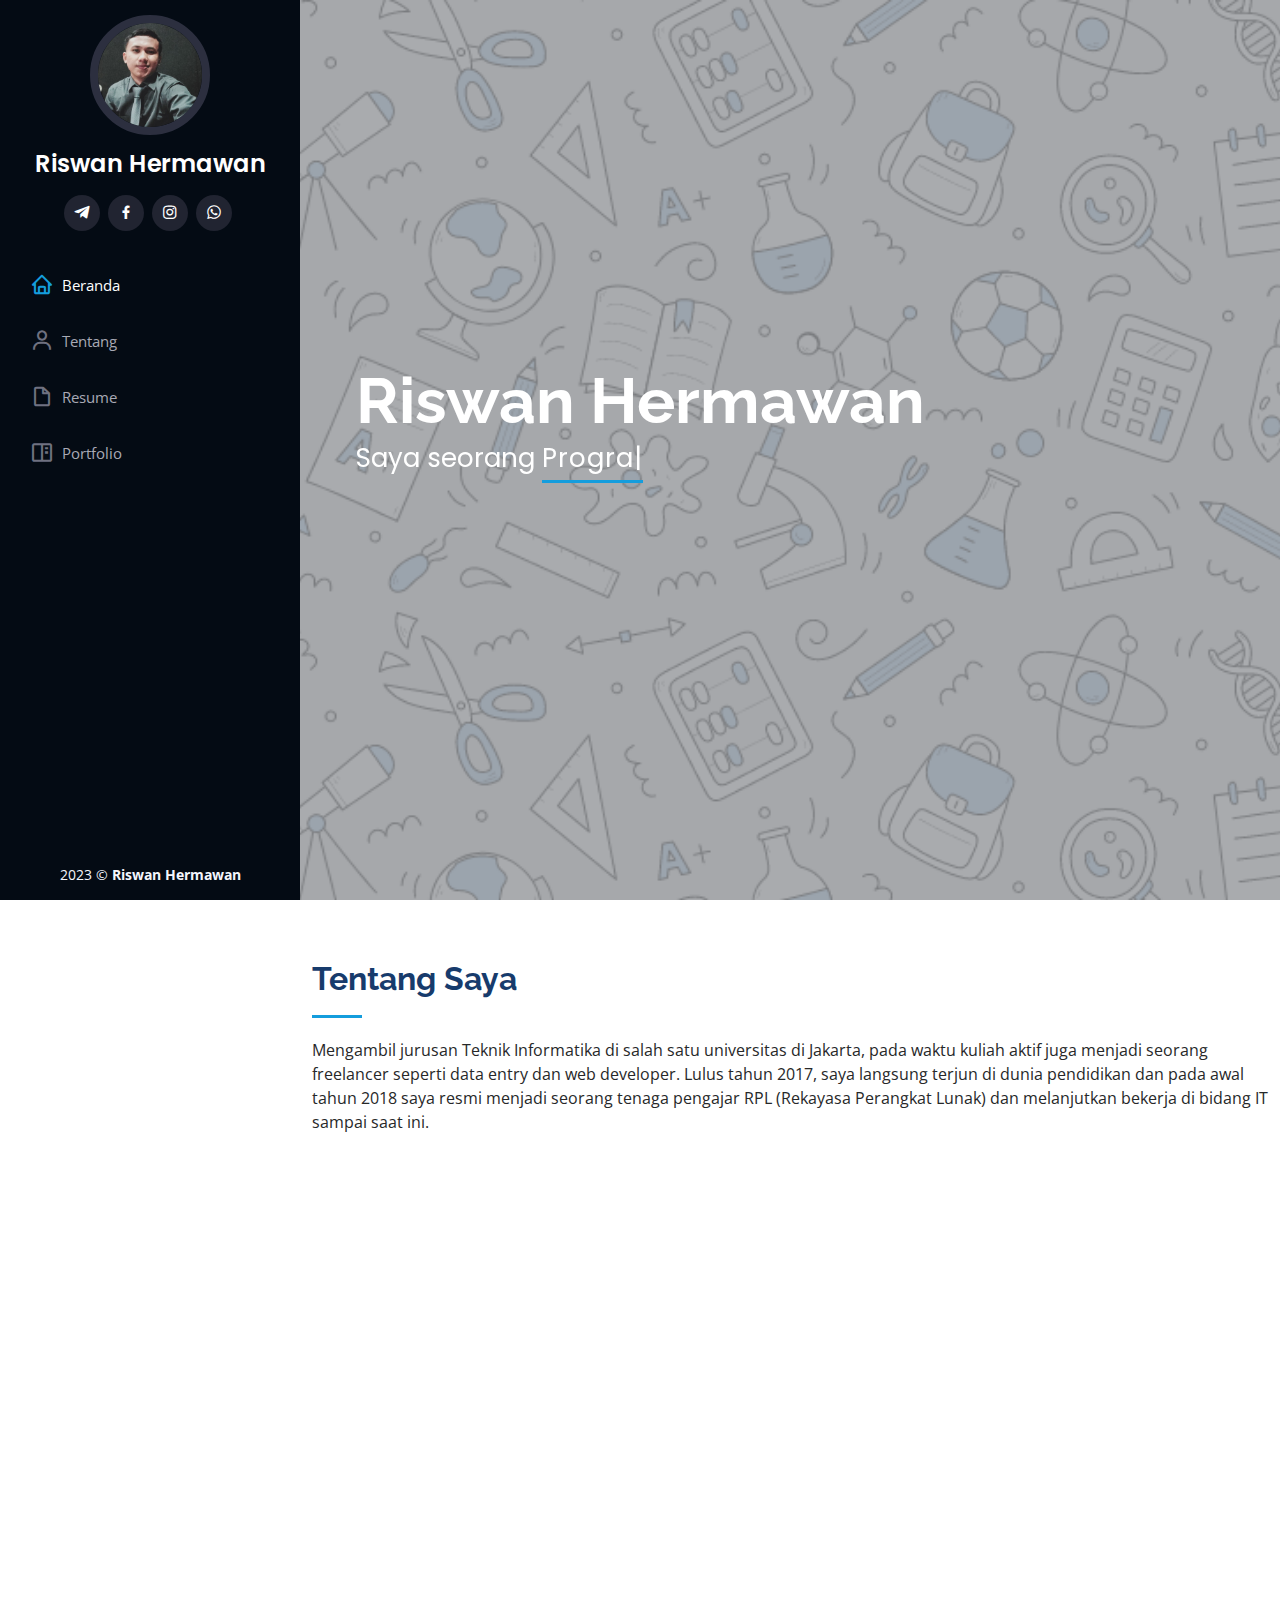
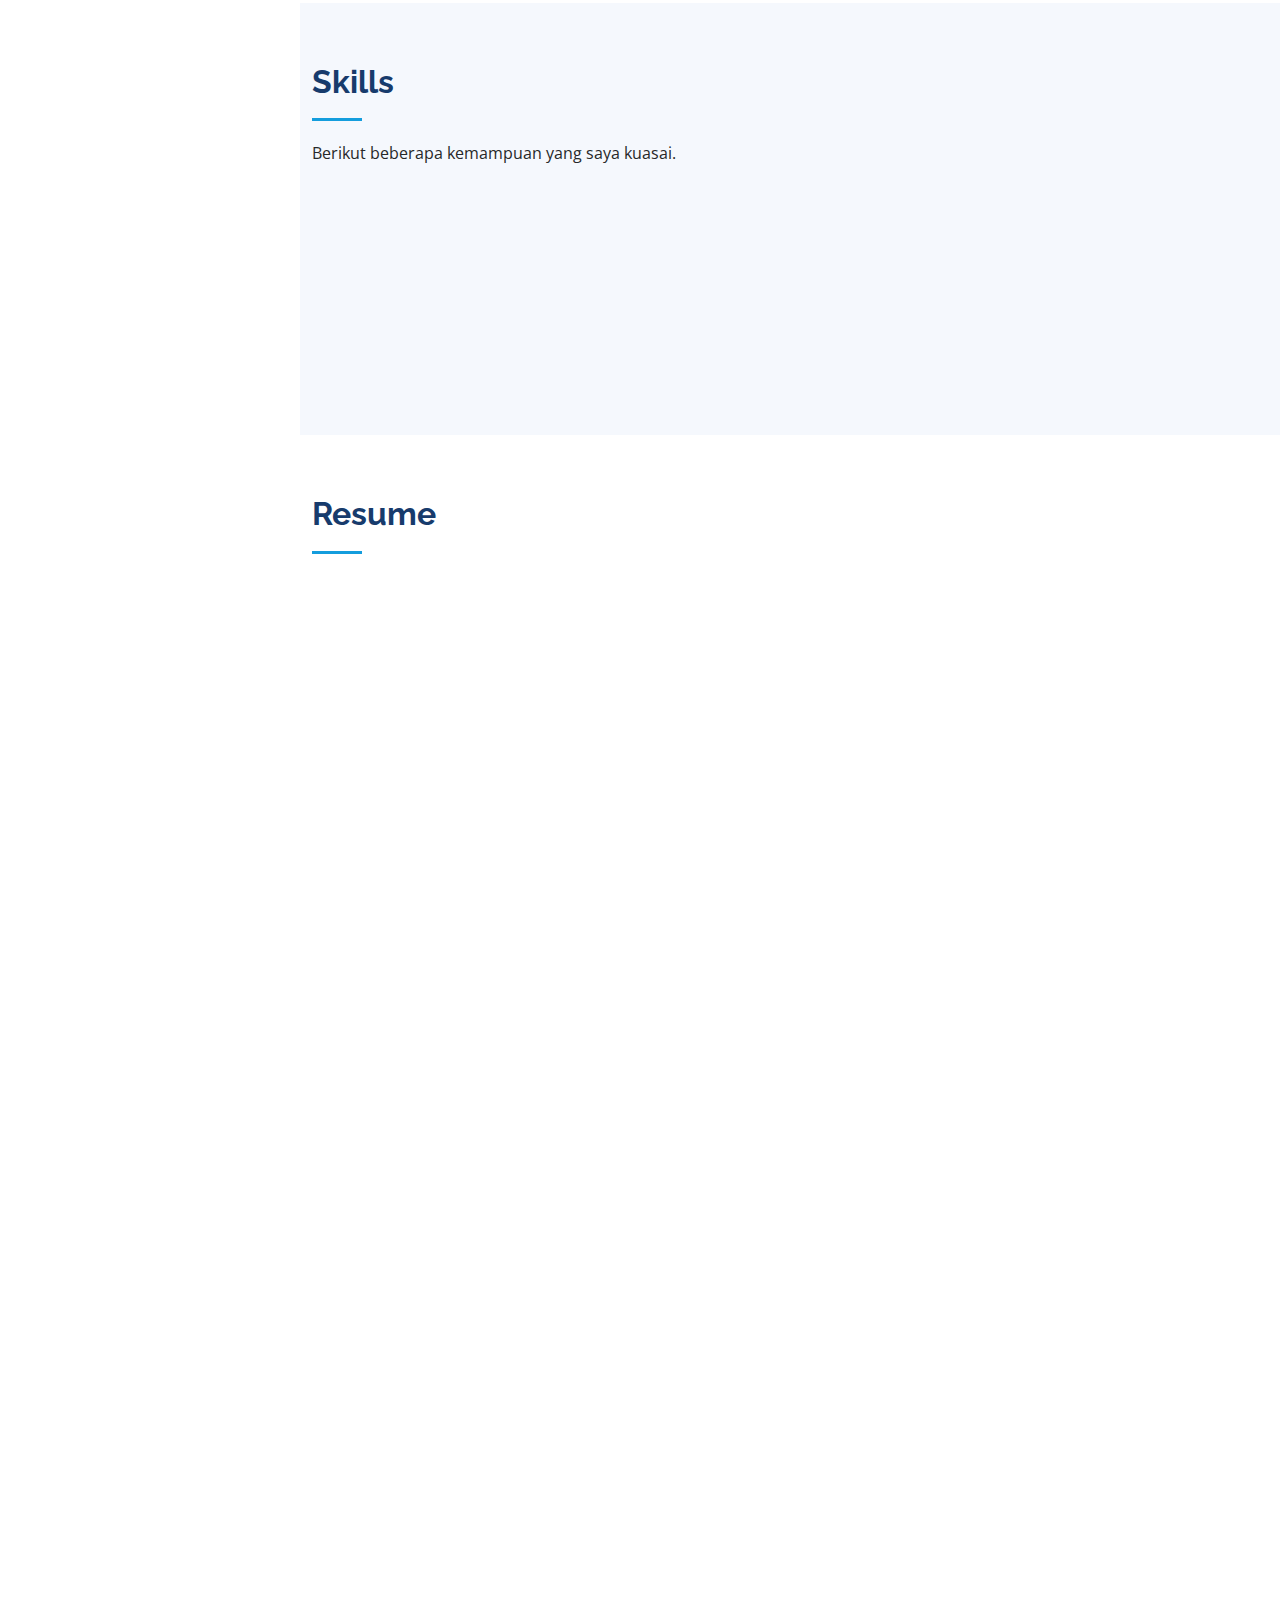
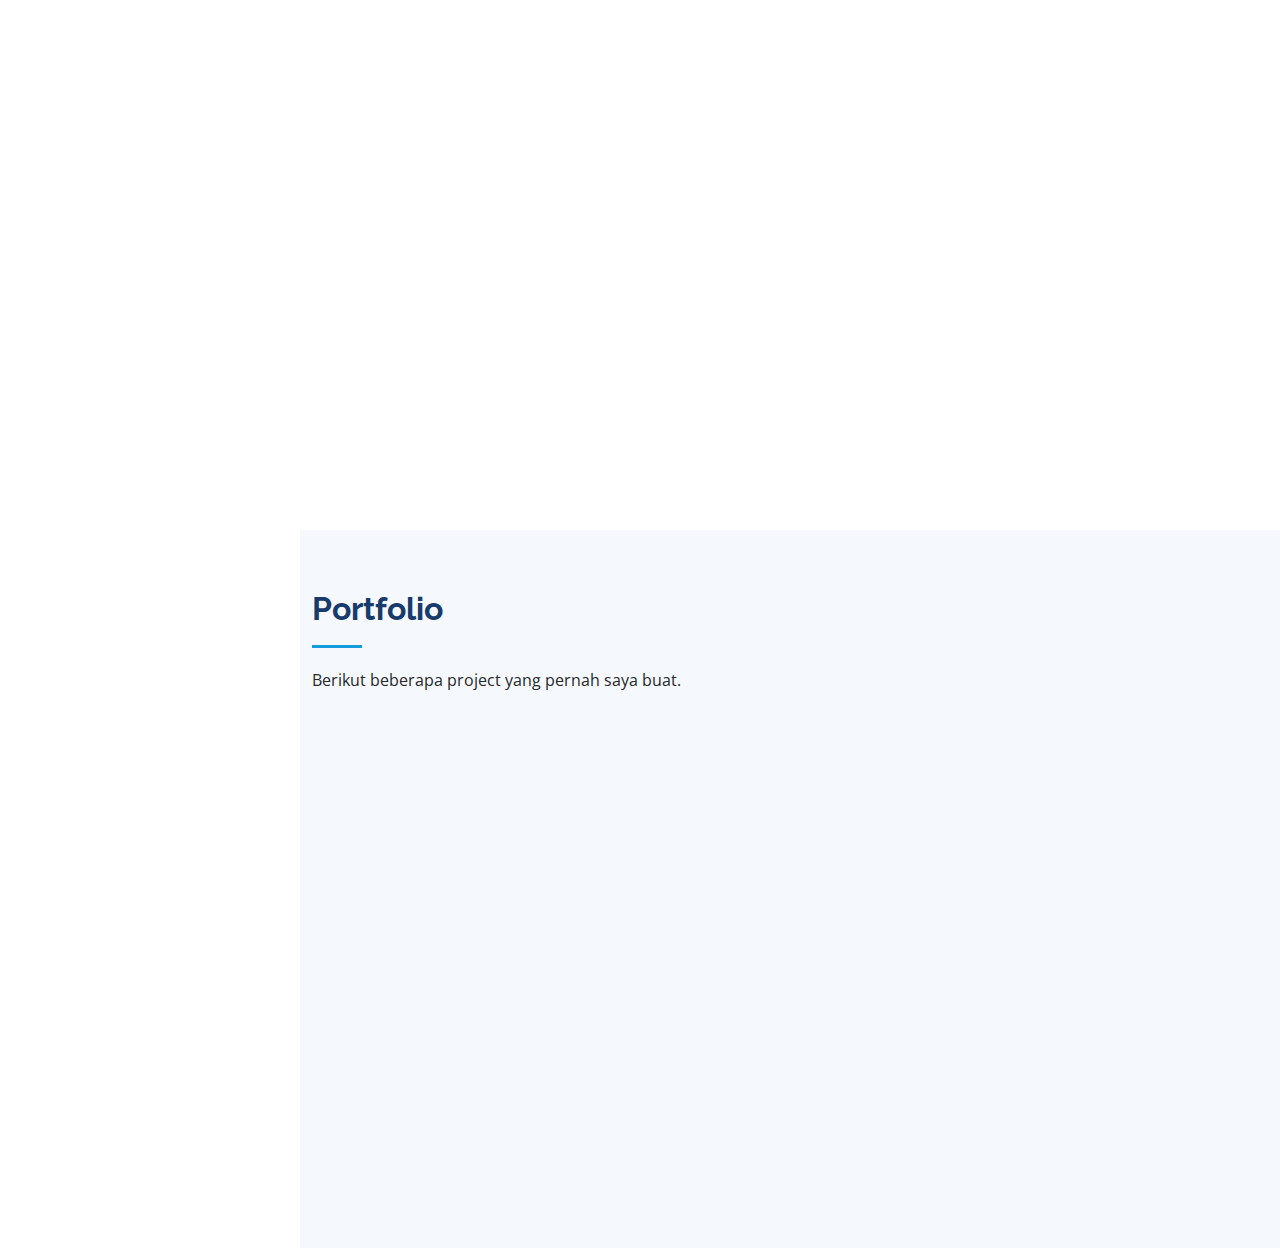
<file: index.html>
<!DOCTYPE html>
<html lang="en">

<head>
  <meta charset="utf-8">
  <meta content="width=device-width, initial-scale=1.0" name="viewport">
  <meta http-equiv='cache-control' content='no-cache'> 
  <meta http-equiv='expires' content='0'> 
  <meta http-equiv='pragma' content='no-cache'>
  <title>Riswan Hermawan - Portofolio</title>
  <meta content="Portfolio Riswan Hermawan, S.Kom." name="description">
  <meta content="Riswan Hermawan" name="keywords">

  <!-- Favicons -->
  <link href="assets/img/logo.png" rel="icon">
  <link href="assets/img/logo.png" rel="apple-touch-icon">

  <!-- Google Fonts -->
  <link href="https://fonts.googleapis.com/css?family=Open+Sans:300,300i,400,400i,600,600i,700,700i|Raleway:300,300i,400,400i,500,500i,600,600i,700,700i|Poppins:300,300i,400,400i,500,500i,600,600i,700,700i" rel="stylesheet">

  <!-- Vendor CSS Files -->
  <link href="assets/vendor/aos/aos.css" rel="stylesheet">
  <link href="assets/vendor/bootstrap/css/bootstrap.min.css" rel="stylesheet">
  <link href="assets/vendor/bootstrap-icons/bootstrap-icons.css" rel="stylesheet">
  <link href="assets/vendor/boxicons/css/boxicons.min.css" rel="stylesheet">
  <link href="assets/vendor/glightbox/css/glightbox.min.css" rel="stylesheet">
  <link href="assets/vendor/swiper/swiper-bundle.min.css" rel="stylesheet">

  <!-- Template Main CSS File -->
  <link href="assets/css/style.css" rel="stylesheet">

</head>

<body>

  <!-- ======= Mobile nav toggle button ======= -->
  <i class="bi bi-list mobile-nav-toggle d-xl-none"></i>

  <!-- ======= Header ======= -->
  <header id="header">
    <div class="d-flex flex-column">

      <div class="profile">
        <img src="assets/img/profile-img.jpg" alt="" class="img-fluid rounded-circle">
        <h1 class="text-light"><a href="index.html">Riswan Hermawan</a></h1>
        <div class="social-links mt-3 text-center">
          <a href="https://t.me/zonewanz" class="telegram" target="_blank"><i class="bx bxl-telegram"></i></a>
          <a href="https://facebook.com/redzone.207" target="_blank" class="facebook"><i class="bx bxl-facebook"></i></a>
          <a href="https://www.instagram.com/zonewanz__/" target="_blank" class="instagram"><i class="bx bxl-instagram"></i></a>
          <a href="https://wa.me/6281290599250" class="whatsapp" target="_blank"><i class="bx bxl-whatsapp"></i></a>
          <!-- <a href="#" class="linkedin"><i class="bx bxl-linkedin"></i></a> -->
        </div>
      </div>

      <nav id="navbar" class="nav-menu navbar">
        <ul>
          <li><a href="#hero" class="nav-link scrollto active"><i class="bx bx-home"></i> <span>Beranda</span></a></li>
          <li><a href="#about" class="nav-link scrollto"><i class="bx bx-user"></i> <span>Tentang</span></a></li>
          <li><a href="#resume" class="nav-link scrollto"><i class="bx bx-file-blank"></i> <span>Resume</span></a></li>
          <li><a href="#portfolio" class="nav-link scrollto"><i class="bx bx-book-content"></i> <span>Portfolio</span></a></li>
         
        </ul>
      </nav><!-- .nav-menu -->
    </div>
  </header><!-- End Header -->

  <!-- ======= Hero Section ======= -->
  <section id="hero" class="d-flex flex-column justify-content-center align-items-center">
    <div class="hero-container" data-aos="fade-in">
      <h1>Riswan Hermawan</h1>
      <p>Saya seorang <span class="typed" data-typed-items="Programmer, Guru Produktif RPL, Freelancer, Entrepreneur"></span></p>
    </div>
  </section><!-- End Hero -->

  <main id="main">

    <!-- ======= About Section ======= -->
    <section id="about" class="about">
      <div class="container">

        <div class="section-title">
          <h2>Tentang Saya</h2>
          <p>Mengambil jurusan Teknik Informatika di salah satu universitas di Jakarta, pada waktu kuliah aktif juga menjadi seorang freelancer seperti data entry dan web developer. 

            Lulus tahun 2017, saya langsung terjun di dunia pendidikan dan pada awal tahun 2018 saya resmi menjadi seorang tenaga pengajar RPL (Rekayasa Perangkat Lunak) dan melanjutkan bekerja di bidang IT sampai saat ini.  

           
            
          </p>
        </div>

        <div class="row">
          <div class="col-lg-4" data-aos="fade-right">
            <img src="assets/img/profile-img2.jpg" class="img-fluid" alt="">
          </div>
          <div class="col-lg-8 pt-4 pt-lg-0 content" data-aos="fade-left">
            <h3>Web Developer.</h3>
            <p class="fst-italic">
             Merancang, mengembangkan, dan memelihara situs web dan aplikasi web.
            </p>
            <div class="row">
              <div class="col-lg-6">
                <ul>
                  <li><i class="bi bi-chevron-right"></i> <strong>Birthday:</strong> <span>3 May 1995</span></li>
                  <li><i class="bi bi-chevron-right"></i> <strong>Website:</strong> <span>zonewanz.github.io</span></li>
                  <li><i class="bi bi-chevron-right"></i> <strong>Phone:</strong> <span>+62 812-9059-9250</span></li>
                  <li><i class="bi bi-chevron-right"></i> <strong>City:</strong> <span>Purwakarta, Jawa Barat</span></li>
                </ul>
              </div>
              <div class="col-lg-6">
                <ul>
                  <li><i class="bi bi-chevron-right"></i> <strong>Age:</strong> <span>28</span></li>
                  <li><i class="bi bi-chevron-right"></i> <strong>Degree:</strong> <span>S1 (Teknik Informatika)</span></li>
                  <li><i class="bi bi-chevron-right"></i> <strong>Email:</strong> <span>zonewanz@gmail.com</span></li>
                  <li><i class="bi bi-chevron-right"></i> <strong>Freelance:</strong> <span>Available</span></li>
                </ul>
              </div>
            </div>
            <p>
              Berbagai bahasa pemrograman seperti (C#, C++, C, Java, HTML, Javascript, PHP, Dart dan berbagai framework css maupun php seperti Flutter, CodeIgniter dan Laravel) saya pelajari karena menjadi basic saya untuk menjadi seorang tenaga pengajar di bidang ICT dan Pengajar di Jurusan RPL.</p>
          </div>
        </div>

      </div>
    </section><!-- End About Section -->

    <!-- ======= Facts Section ======= -->
    <!-- <section id="facts" class="facts">
      <div class="container">

        <div class="section-title">
          <h2>Facts</h2>
          <p>Magnam dolores commodi suscipit. Necessitatibus eius consequatur ex aliquid fuga eum quidem. Sit sint consectetur velit. Quisquam quos quisquam cupiditate. Et nemo qui impedit suscipit alias ea. Quia fugiat sit in iste officiis commodi quidem hic quas.</p>
        </div>

        <div class="row no-gutters">

          <div class="col-lg-3 col-md-6 d-md-flex align-items-md-stretch" data-aos="fade-up">
            <div class="count-box">
              <i class="bi bi-emoji-smile"></i>
              <span data-purecounter-start="0" data-purecounter-end="232" data-purecounter-duration="1" class="purecounter"></span>
              <p><strong>Happy Clients</strong> consequuntur quae</p>
            </div>
          </div>

          <div class="col-lg-3 col-md-6 d-md-flex align-items-md-stretch" data-aos="fade-up" data-aos-delay="100">
            <div class="count-box">
              <i class="bi bi-journal-richtext"></i>
              <span data-purecounter-start="0" data-purecounter-end="521" data-purecounter-duration="1" class="purecounter"></span>
              <p><strong>Projects</strong> adipisci atque cum quia aut</p>
            </div>
          </div>

          <div class="col-lg-3 col-md-6 d-md-flex align-items-md-stretch" data-aos="fade-up" data-aos-delay="200">
            <div class="count-box">
              <i class="bi bi-headset"></i>
              <span data-purecounter-start="0" data-purecounter-end="1453" data-purecounter-duration="1" class="purecounter"></span>
              <p><strong>Hours Of Support</strong> aut commodi quaerat</p>
            </div>
          </div>

          <div class="col-lg-3 col-md-6 d-md-flex align-items-md-stretch" data-aos="fade-up" data-aos-delay="300">
            <div class="count-box">
              <i class="bi bi-people"></i>
              <span data-purecounter-start="0" data-purecounter-end="32" data-purecounter-duration="1" class="purecounter"></span>
              <p><strong>Hard Workers</strong> rerum asperiores dolor</p>
            </div>
          </div>

        </div>

      </div>
    </section>End Facts Section -->

    <!-- ======= Skills Section ======= -->
    <section id="skills" class="skills section-bg">
      <div class="container">

        <div class="section-title">
          <h2>Skills</h2>
          <p>Berikut beberapa kemampuan yang saya kuasai.</p>
        </div>

        <div class="row skills-content">

          <div class="col-lg-6" data-aos="fade-up">

            <div class="progress">
              <span class="skill">HTML <i class="val">100%</i></span>
              <div class="progress-bar-wrap">
                <div class="progress-bar" role="progressbar" aria-valuenow="100" aria-valuemin="0" aria-valuemax="100"></div>
              </div>
            </div>

            <div class="progress">
              <span class="skill">CSS <i class="val">90%</i></span>
              <div class="progress-bar-wrap">
                <div class="progress-bar" role="progressbar" aria-valuenow="90" aria-valuemin="0" aria-valuemax="100"></div>
              </div>
            </div>

            <div class="progress">
              <span class="skill">JavaScript <i class="val">85%</i></span>
              <div class="progress-bar-wrap">
                <div class="progress-bar" role="progressbar" aria-valuenow="85" aria-valuemin="0" aria-valuemax="100"></div>
              </div>
            </div>

          </div>

          <div class="col-lg-6" data-aos="fade-up" data-aos-delay="100">

            <div class="progress">
              <span class="skill">PHP <i class="val">90%</i></span>
              <div class="progress-bar-wrap">
                <div class="progress-bar" role="progressbar" aria-valuenow="90" aria-valuemin="0" aria-valuemax="100"></div>
              </div>
            </div>

            <div class="progress">
              <span class="skill">WordPress/CMS <i class="val">90%</i></span>
              <div class="progress-bar-wrap">
                <div class="progress-bar" role="progressbar" aria-valuenow="90" aria-valuemin="0" aria-valuemax="100"></div>
              </div>
            </div>

            <div class="progress">
              <span class="skill">Photoshop <i class="val">85%</i></span>
              <div class="progress-bar-wrap">
                <div class="progress-bar" role="progressbar" aria-valuenow="85" aria-valuemin="0" aria-valuemax="100"></div>
              </div>
            </div>

          </div>

        </div>

      </div>
    </section><!-- End Skills Section -->

    <!-- ======= Resume Section ======= -->
    <section id="resume" class="resume">
      <div class="container">

        <div class="section-title">
          <h2>Resume</h2>
          <p></p>
        </div>

        <div class="row">
          <div class="col-lg-6" data-aos="fade-up">
            <h3 class="resume-title">Sumary</h3>
            <div class="resume-item pb-0">
              <h4>Riswan Hermawan, S.Kom.</h4>
              <p><em>Saya merupakan seseorang yang memiliki semangat dan motivasi untuk bertumbuh dan berkembang, fast learner, berdedikasi dan loyal terhadap pekerjaan saya.</em></p>
              <ul>
                <li>Purwakarta, Jawa Barat</li>
                <li>+62 812-9059-9250</li>
                <li>zonewanz@gmail.com</li>
              </ul>
            </div>

            <h3 class="resume-title">Education</h3>
            <div class="resume-item">
              <h4>Universitas Indraprasta PGRI - Jakarta Timur</h4>
              <h5>2013 - 2017</h5>
              <p><em>Teknik Informatika dengan IPK 3.65</em></p>
              <p></p>
            </div>
            <div class="resume-item">
              <h4>SMK N 1 Bojong - Purwakarta</h4>
              <h5>2010 - 2013</h5>
              <p><em>Rekayasa Perangkat Lunak dengan nilai rata-rata ujian 83.5</em></p>
              <p></p>
            </div>
          </div>
          <div class="col-lg-6" data-aos="fade-up" data-aos-delay="100">
            <h3 class="resume-title">Professional Experience</h3>
            <div class="resume-item">
              <h4>IT Programmer</h4>
              <h5>2023 - Present</h5>
              <p><em>PT. Baris Fikri Mulia Industries (Nibras)</em></p>
              <ul>
                <li>Merancang, membangun dan mengembangkan sistem pada PT. BFMI Purwakarta.</li>
                <li>Optimasi aplikasi yang berjalan sesuai dengan prosedur. </li>
                <li>Maintenance secara berkala.</li>
                <li>Melakukan backup rutin.</li>
                <li>Melakukan pengembangan aplikasi disemua departemen.</li>
              </ul>
            </div>
            <div class="resume-item">
              <h4>Guru Produktif RPL</h4>
              <h5>2019 - 2023</h5>
              <p><em>SMK Prestasi Prima - Jakarta Timur </em></p>
              <ul>
                <li>Menjadi seorang tenaga pengajar pada jurusan RPL pada mata pelajaran Basis Data (Database), Pemrograman Web dan Perangkat Bergerak (PWPB), Pemodelan Perangkat Lunak (PPL) dan Pemrograman Berorientasi Objek (PBO).</li>
                <li>Adapun pembelajaran meliputi Logika dan Algoritma, SQL, Java, HTML, CSS, JavaScript, PHP, C#, C++, UI/UX Design, Flutter, Codeigniter dan Laravel. </li>
                <li>Menjadi Wali kelas dan melakukan pembinaan terhadap siswa</li>
                <li>Menjadi Ketua Pelaksana pada pelaksanaan ujian sekolah</li>
              </ul>
            </div>
            <div class="resume-item">
              <h4>Freelancer</h4>
              <h5>2022 - Present</h5>
              <p><em>Web Developer</em></p>
              <ul>
                <li>Menjadi seorang freelancer pada situs php.mu, dengan mengambil berbagai project yang relevan dengan kompetensi yang saya miliki.</li>
                <li>Aktif juga dalam menjual aplikasi yang pernah saya buat.</li>
               
              </ul>
            </div>
            <div class="resume-item">
              <h4>Undangan Digital</h4>
              <h5>2022 - 2023</h5>
              <p><em>Beneranikah.com</em></p>
              <ul>
                <li>Membuka jasa pembuatan undangan digital website yang bisa di akses pada pranala beneranikah.com.</li>
                <li>Pembuatan undangan website dirancang sedemikian rupa dengan tampilan yang modern, elegan dan mudah diakses via mobile.</li>
               
              </ul>
            </div>
          </div>
        </div>

      </div>
    </section><!-- End Resume Section -->

    <!-- ======= Portfolio Section ======= -->
    <section id="portfolio" class="portfolio section-bg">
      <div class="container">

        <div class="section-title">
          <h2>Portfolio</h2>
          <p>Berikut beberapa project yang pernah saya buat.</p>
        </div>

        <div class="row" data-aos="fade-up">
          <div class="col-lg-12 d-flex justify-content-center">
            <ul id="portfolio-flters">
            
              <li data-filter="filter-active">Web App</li>
            </ul>
          </div>
        </div>

        <div class="row portfolio-container" data-aos="fade-up" data-aos-delay="100">

          <div class="col-lg-4 col-md-6 portfolio-item filter-app">
            <div class="portfolio-wrap">
              <img src="assets/img/siri.png" class="img-fluid" alt="">
              <div class="portfolio-links">
                <a href="assets/img/siri.png" data-gallery="portfolioGallery" class="portfolio-lightbox" title="Sistem Informasi Santri"><i class="bx bx-plus"></i></a>
                <a href="siri.html" title="More Details"><i class="bx bx-link"></i></a>
              </div>
            </div>
          </div>

          <div class="col-lg-4 col-md-6 portfolio-item filter-app">
            <div class="portfolio-wrap">
              <img src="assets/img/biz.png" class="img-fluid" alt="">
              <div class="portfolio-links">
                <a href="assets/img/biz.png" data-gallery="portfolioGallery" class="portfolio-lightbox" title="biz.bsn.co.id"><i class="bx bx-plus"></i></a>
                <a href="biz.html" title="More Details"><i class="bx bx-link"></i></a>
              </div>
            </div>
          </div>

          <div class="col-lg-4 col-md-6 portfolio-item filter-app">
            <div class="portfolio-wrap">
              <img src="assets/img/ib.png" class="img-fluid" alt="">
              <div class="portfolio-links">
                <a href="assets/img/ib.png" data-gallery="portfolioGallery" class="portfolio-lightbox" title="Internet Banking"><i class="bx bx-plus"></i></a>
                <a href="ib.html" title="More Details"><i class="bx bx-link"></i></a>
              </div>
            </div>
          </div>

          <div class="col-lg-4 col-md-6 portfolio-item filter-app">
            <div class="portfolio-wrap">
              <img src="assets/img/cover.jpg" class="img-fluid" alt="">
              <div class="portfolio-links">
                <a href="assets/img/cover.jpg" data-gallery="portfolioGallery" class="portfolio-lightbox" title="beneranikah.com"><i class="bx bx-plus"></i></a>
                <a href="beneranikah.html" title="More Details"><i class="bx bx-link"></i></a>
              </div>
            </div>
          </div>

          <div class="col-lg-4 col-md-6 portfolio-item filter-web">
            <div class="portfolio-wrap">
              <img src="assets/img/cover2.png" class="img-fluid" alt="">
              <div class="portfolio-links">
                <a href="assets/img/cover2.png" data-gallery="portfolioGallery" class="portfolio-lightbox" title="ppdb.prestasiprima.sch.id"><i class="bx bx-plus"></i></a>
                <a href="ppdb-pp.html" title="More Details"><i class="bx bx-link"></i></a>
              </div>
            </div>
          </div>

          <div class="col-lg-4 col-md-6 portfolio-item filter-app">
            <div class="portfolio-wrap">
              <img src="assets/img/cover3.png" class="img-fluid" alt="">
              <div class="portfolio-links">
                <a href="assets/img/cover3.png" data-gallery="portfolioGallery" class="portfolio-lightbox" title="hutanamorajabodetabek.or.id"><i class="bx bx-plus"></i></a>
                <a href="punguan.html" title="More Details"><i class="bx bx-link"></i></a>
              </div>
            </div>
          </div>

         

        </div>

      </div>
    </section><!-- End Portfolio Section -->




  </main><!-- End #main -->

  <!-- ======= Footer ======= -->
  <footer id="footer">
    <div class="container">
      <div class="copyright">
       2023 &copy; <strong><span>Riswan Hermawan</span></strong>
      </div>
      <!-- <div class="credits"> -->
        <!-- All the links in the footer should remain intact. -->
        <!-- You can delete the links only if you purchased the pro version. -->
        <!-- Licensing information: https://bootstrapmade.com/license/ -->
        <!-- Purchase the pro version with working PHP/AJAX contact form: https://bootstrapmade.com/iportfolio-bootstrap-portfolio-websites-template/ -->
        <!-- Designed by <a href="https://bootstrapmade.com/">BootstrapMade</a>
      </div> -->
    </div>
  </footer><!-- End  Footer -->

  <a href="#" class="back-to-top d-flex align-items-center justify-content-center"><i class="bi bi-arrow-up-short"></i></a>

  <!-- Vendor JS Files -->
  <script src="assets/vendor/aos/aos.js"></script>
  <script src="assets/vendor/bootstrap/js/bootstrap.bundle.min.js"></script>
  <script src="assets/vendor/glightbox/js/glightbox.min.js"></script>
  <script src="assets/vendor/isotope-layout/isotope.pkgd.min.js"></script>
  <script src="assets/vendor/php-email-form/validate.js"></script>
  <script src="assets/vendor/purecounter/purecounter.js"></script>
  <script src="assets/vendor/swiper/swiper-bundle.min.js"></script>
  <script src="assets/vendor/typed.js/typed.min.js"></script>
  <script src="assets/vendor/waypoints/noframework.waypoints.js"></script>

  <!-- Template Main JS File -->
  <script src="assets/js/main.js"></script>

</body>

</html>
</file>
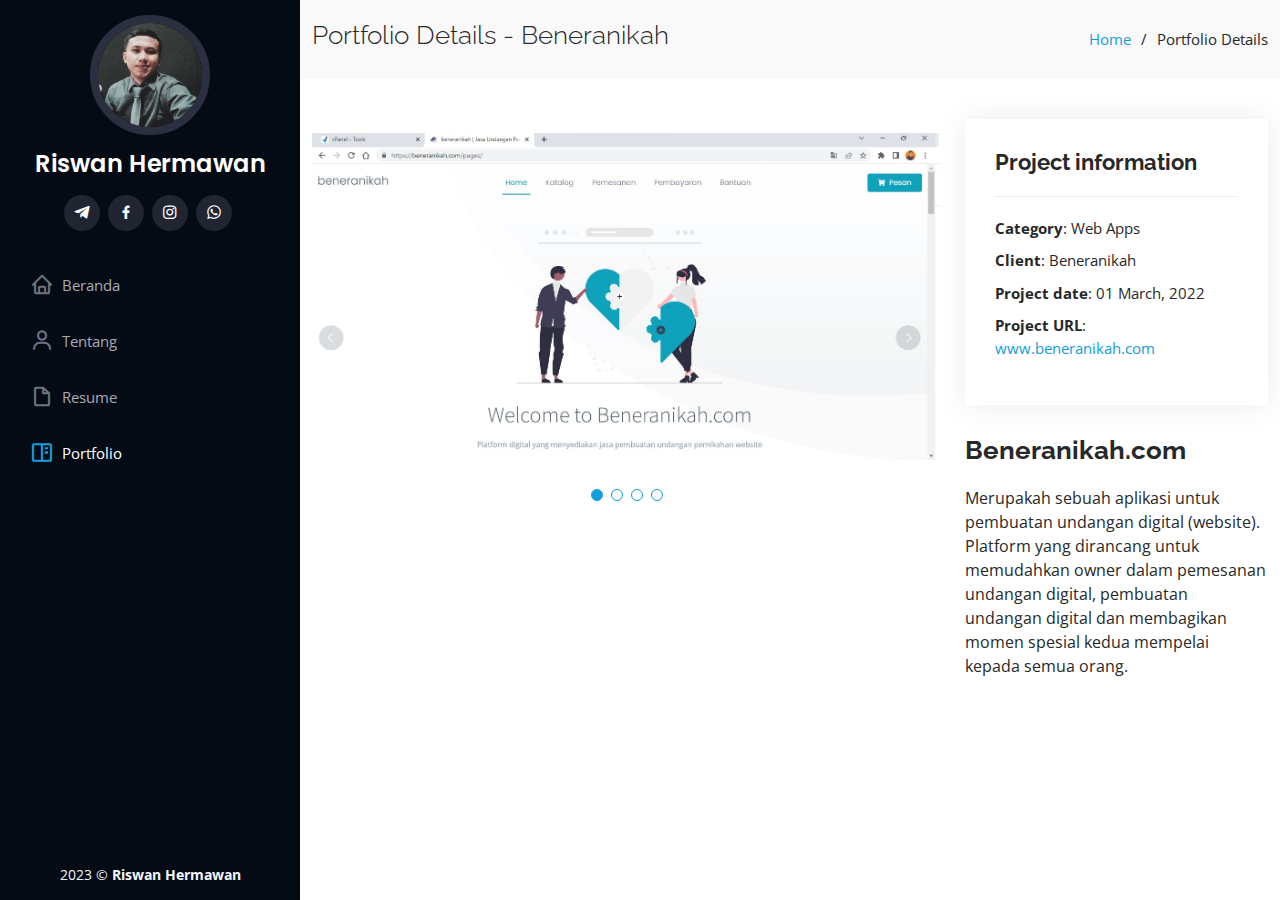
<file: beneranikah.html>
<!DOCTYPE html>
<html lang="en">

<head>
  <meta charset="utf-8">
  <meta content="width=device-width, initial-scale=1.0" name="viewport">

  <title>Portofolio Details - Beneranikah</title>
  <meta content="" name="description">
  <meta content="" name="keywords">

  <link href="assets/img/logo.png" rel="icon">
  <link href="assets/img/logo.png" rel="apple-touch-icon">


  <!-- Google Fonts -->
  <link href="https://fonts.googleapis.com/css?family=Open+Sans:300,300i,400,400i,600,600i,700,700i|Raleway:300,300i,400,400i,500,500i,600,600i,700,700i|Poppins:300,300i,400,400i,500,500i,600,600i,700,700i" rel="stylesheet">

  <!-- Vendor CSS Files -->
  <link href="assets/vendor/aos/aos.css" rel="stylesheet">
  <link href="assets/vendor/bootstrap/css/bootstrap.min.css" rel="stylesheet">
  <link href="assets/vendor/bootstrap-icons/bootstrap-icons.css" rel="stylesheet">
  <link href="assets/vendor/boxicons/css/boxicons.min.css" rel="stylesheet">
  <link href="assets/vendor/glightbox/css/glightbox.min.css" rel="stylesheet">
  <link href="assets/vendor/swiper/swiper-bundle.min.css" rel="stylesheet">

  <!-- Template Main CSS File -->
  <link href="assets/css/style.css" rel="stylesheet">

  <!-- =======================================================
  * Template Name: iPortfolio - v3.6.0
  * Template URL: https://bootstrapmade.com/iportfolio-bootstrap-portfolio-websites-template/
  * Author: BootstrapMade.com
  * License: https://bootstrapmade.com/license/
  ======================================================== -->
</head>

<body>

  <!-- ======= Mobile nav toggle button ======= -->
  <i class="bi bi-list mobile-nav-toggle d-xl-none"></i>

  <!-- ======= Header ======= -->
  <header id="header">
    <div class="d-flex flex-column">

      <div class="profile">
        <img src="assets/img/profile-img.jpg" alt="" class="img-fluid rounded-circle">
        <h1 class="text-light"><a href="index.html">Riswan Hermawan</a></h1>
        <div class="social-links mt-3 text-center">
          <a href="https://t.me/zonewanz" class="telegram" target="_blank"><i class="bx bxl-telegram"></i></a>
          <a href="https://facebook.com/redzone.207" target="_blank" class="facebook"><i class="bx bxl-facebook"></i></a>
          <a href="https://www.instagram.com/zonewanz__/" target="_blank" class="instagram"><i class="bx bxl-instagram"></i></a>
          <a href="https://wa.me/6281290599250" class="whatsapp" target="_blank"><i class="bx bxl-whatsapp"></i></a>
          <!-- <a href="#" class="linkedin"><i class="bx bxl-linkedin"></i></a> -->
        </div>
      </div>

      <nav id="navbar" class="nav-menu navbar">
        <ul>
          <li><a href="index.html#hero" class="nav-link scrollto"><i class="bx bx-home"></i> <span>Beranda</span></a></li>
          <li><a href="index.html#about" class="nav-link scrollto"><i class="bx bx-user"></i> <span>Tentang</span></a></li>
          <li><a href="index.html#resume" class="nav-link scrollto"><i class="bx bx-file-blank"></i> <span>Resume</span></a></li>
          <li><a href="index.html#portofolio" class="nav-link scrollto active"><i class="bx bx-book-content"></i> <span>Portfolio</span></a></li>
         
        </ul>
      </nav><!-- .nav-menu -->
    </div>
  </header><!-- End Header -->

  <main id="main">

    <!-- ======= Breadcrumbs ======= -->
    <section id="breadcrumbs" class="breadcrumbs">
      <div class="container">

        <div class="d-flex justify-content-between align-items-center">
          <h2>Portfolio Details - Beneranikah</h2>
          <ol>
            <li><a href="index.html">Home</a></li>
            <li>Portfolio Details</li>
          </ol>
        </div>

      </div>
    </section><!-- End Breadcrumbs -->

    <!-- ======= Portfolio Details Section ======= -->
    <section id="portfolio-details" class="portfolio-details">
      <div class="container">

        <div class="row gy-4">

          <div class="col-lg-8">
            <div class="portfolio-details-slider swiper">
              <div class="swiper-wrapper align-items-center">

                <div class="swiper-slide">
                  <img src="assets/img/cover.jpg" alt="">
                </div>

                <div class="swiper-slide">
                  <img src="assets/img/beneranikah1.jpg" alt="">
                </div>

                <div class="swiper-slide">
                  <img src="assets/img/beneranikah2.jpg" alt="">
                </div>
                <div class="swiper-slide">
                  <img src="assets/img/beneranikah3.jpg" alt="">
                </div>

              </div>
              <div class="swiper-pagination"></div>
            </div>
          </div>

          <div class="col-lg-4">
            <div class="portfolio-info">
              <h3>Project information</h3>
              <ul>
                <li><strong>Category</strong>: Web Apps</li>
                <li><strong>Client</strong>: Beneranikah</li>
                <li><strong>Project date</strong>: 01 March, 2022</li>
                <li><strong>Project URL</strong>: <a href="https://beneranikah.com">www.beneranikah.com</a></li>
              </ul>
            </div>
            <div class="portfolio-description">
              <h2>Beneranikah.com</h2>
              <p>
              Merupakah sebuah aplikasi untuk pembuatan undangan digital (website). Platform yang dirancang untuk memudahkan owner dalam pemesanan undangan digital, pembuatan undangan digital dan membagikan momen spesial kedua mempelai kepada semua orang.
              </p>
            </div>
          </div>

        </div>

      </div>
    </section><!-- End Portfolio Details Section -->

  </main><!-- End #main -->

  <!-- ======= Footer ======= -->
  <footer id="footer">
    <div class="container">
      <div class="copyright">
        2023 &copy; <strong><span>Riswan Hermawan</span></strong>
       </div>
      
    </div>
  </footer><!-- End  Footer -->

  <a href="#" class="back-to-top d-flex align-items-center justify-content-center"><i class="bi bi-arrow-up-short"></i></a>

  <!-- Vendor JS Files -->
  <script src="assets/vendor/aos/aos.js"></script>
  <script src="assets/vendor/bootstrap/js/bootstrap.bundle.min.js"></script>
  <script src="assets/vendor/glightbox/js/glightbox.min.js"></script>
  <script src="assets/vendor/isotope-layout/isotope.pkgd.min.js"></script>
  <script src="assets/vendor/php-email-form/validate.js"></script>
  <script src="assets/vendor/purecounter/purecounter.js"></script>
  <script src="assets/vendor/swiper/swiper-bundle.min.js"></script>
  <script src="assets/vendor/typed.js/typed.min.js"></script>
  <script src="assets/vendor/waypoints/noframework.waypoints.js"></script>

  <!-- Template Main JS File -->
  <script src="assets/js/main.js"></script>

</body>

</html>
</file>
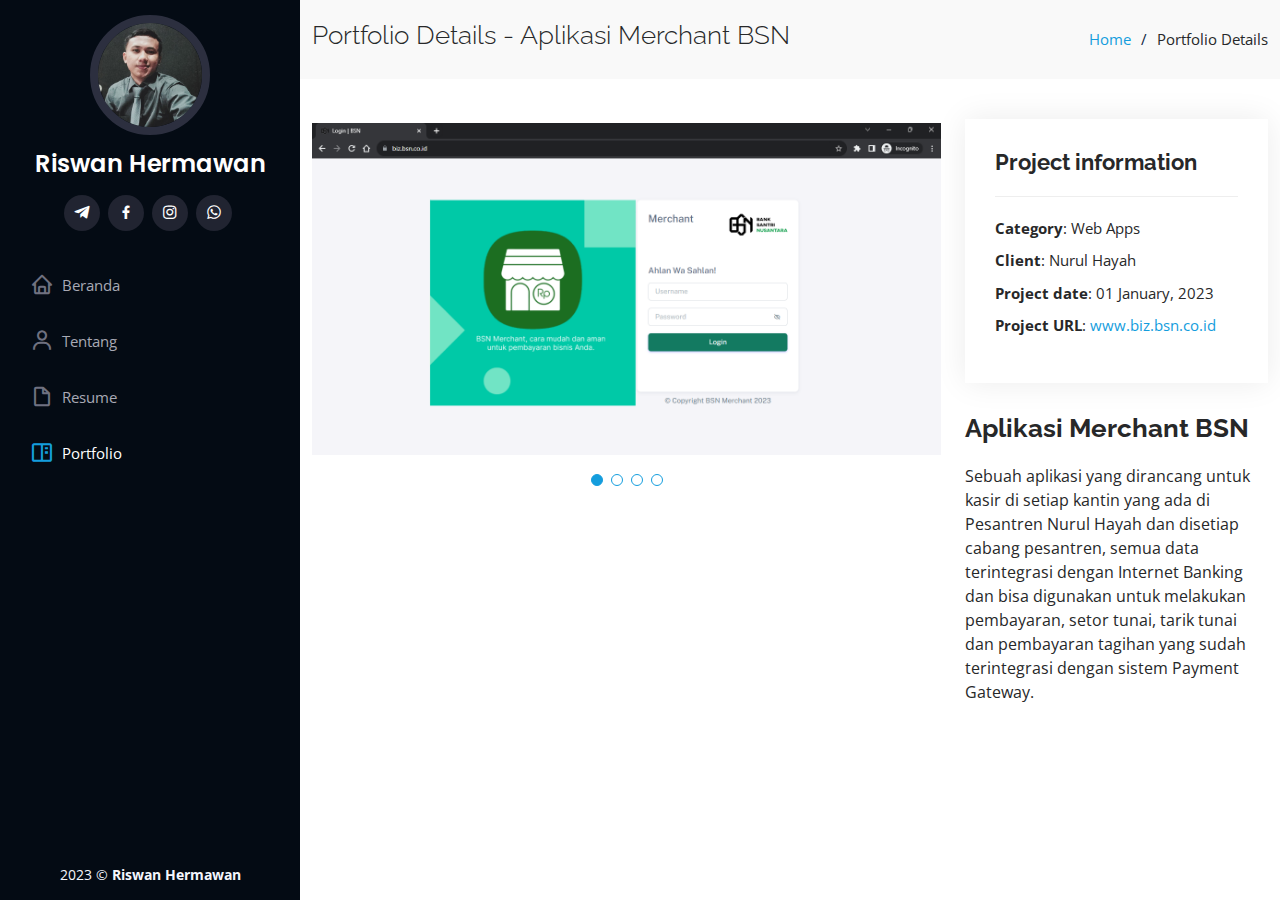
<file: biz.html>
<!DOCTYPE html>
<html lang="en">

<head>
  <meta charset="utf-8">
  <meta content="width=device-width, initial-scale=1.0" name="viewport">

  <title>Portofolio Details - Aplikasi Merchant BSN</title>
  <meta content="" name="description">
  <meta content="" name="keywords">

  <link href="assets/img/logo.png" rel="icon">
  <link href="assets/img/logo.png" rel="apple-touch-icon">


  <!-- Google Fonts -->
  <link href="https://fonts.googleapis.com/css?family=Open+Sans:300,300i,400,400i,600,600i,700,700i|Raleway:300,300i,400,400i,500,500i,600,600i,700,700i|Poppins:300,300i,400,400i,500,500i,600,600i,700,700i" rel="stylesheet">

  <!-- Vendor CSS Files -->
  <link href="assets/vendor/aos/aos.css" rel="stylesheet">
  <link href="assets/vendor/bootstrap/css/bootstrap.min.css" rel="stylesheet">
  <link href="assets/vendor/bootstrap-icons/bootstrap-icons.css" rel="stylesheet">
  <link href="assets/vendor/boxicons/css/boxicons.min.css" rel="stylesheet">
  <link href="assets/vendor/glightbox/css/glightbox.min.css" rel="stylesheet">
  <link href="assets/vendor/swiper/swiper-bundle.min.css" rel="stylesheet">

  <!-- Template Main CSS File -->
  <link href="assets/css/style.css" rel="stylesheet">

  <!-- =======================================================
  * Template Name: iPortfolio - v3.6.0
  * Template URL: https://bootstrapmade.com/iportfolio-bootstrap-portfolio-websites-template/
  * Author: BootstrapMade.com
  * License: https://bootstrapmade.com/license/
  ======================================================== -->
</head>

<body>

  <!-- ======= Mobile nav toggle button ======= -->
  <i class="bi bi-list mobile-nav-toggle d-xl-none"></i>

  <!-- ======= Header ======= -->
  <header id="header">
    <div class="d-flex flex-column">

      <div class="profile">
        <img src="assets/img/profile-img.jpg" alt="" class="img-fluid rounded-circle">
        <h1 class="text-light"><a href="index.html">Riswan Hermawan</a></h1>
        <div class="social-links mt-3 text-center">
          <a href="https://t.me/zonewanz" class="telegram" target="_blank"><i class="bx bxl-telegram"></i></a>
          <a href="https://facebook.com/redzone.207" target="_blank" class="facebook"><i class="bx bxl-facebook"></i></a>
          <a href="https://www.instagram.com/zonewanz__/" target="_blank" class="instagram"><i class="bx bxl-instagram"></i></a>
          <a href="https://wa.me/6281290599250" class="whatsapp" target="_blank"><i class="bx bxl-whatsapp"></i></a>
          <!-- <a href="#" class="linkedin"><i class="bx bxl-linkedin"></i></a> -->
        </div>
      </div>

      <nav id="navbar" class="nav-menu navbar">
        <ul>
          <li><a href="index.html#hero" class="nav-link scrollto"><i class="bx bx-home"></i> <span>Beranda</span></a></li>
          <li><a href="index.html#about" class="nav-link scrollto"><i class="bx bx-user"></i> <span>Tentang</span></a></li>
          <li><a href="index.html#resume" class="nav-link scrollto"><i class="bx bx-file-blank"></i> <span>Resume</span></a></li>
          <li><a href="index.html#portofolio" class="nav-link scrollto active"><i class="bx bx-book-content"></i> <span>Portfolio</span></a></li>
         
        </ul>
      </nav><!-- .nav-menu -->
    </div>
  </header><!-- End Header -->

  <main id="main">

    <!-- ======= Breadcrumbs ======= -->
    <section id="breadcrumbs" class="breadcrumbs">
      <div class="container">

        <div class="d-flex justify-content-between align-items-center">
          <h2>Portfolio Details - Aplikasi Merchant BSN</h2>
          <ol>
            <li><a href="index.html">Home</a></li>
            <li>Portfolio Details</li>
          </ol>
        </div>

      </div>
    </section><!-- End Breadcrumbs -->

    <!-- ======= Portfolio Details Section ======= -->
    <section id="portfolio-details" class="portfolio-details">
      <div class="container">

        <div class="row gy-4">

          <div class="col-lg-8">
            <div class="portfolio-details-slider swiper">
              <div class="swiper-wrapper align-items-center">

                <div class="swiper-slide">
                  <img src="assets/img/biz.png" alt="">
                </div>

                

                <div class="swiper-slide">
                  <img src="assets/img/biz1.png" alt="">
                </div>

                <div class="swiper-slide">
                  <img src="assets/img/biz2.png" alt="">
                </div>
                <div class="swiper-slide">
                  <img src="assets/img/biz3.png" alt="">
                </div>

              </div>
              <div class="swiper-pagination"></div>
            </div>
          </div>

          <div class="col-lg-4">
            <div class="portfolio-info">
              <h3>Project information</h3>
              <ul>
                <li><strong>Category</strong>: Web Apps</li>
                <li><strong>Client</strong>: Nurul Hayah</li>
                <li><strong>Project date</strong>: 01 January, 2023</li>
                <li><strong>Project URL</strong>: <a href="https://biz.bsn.co.id">www.biz.bsn.co.id</a></li>
              </ul>
            </div>
            <div class="portfolio-description">
              <h2>Aplikasi Merchant BSN</h2>
              <p>
              Sebuah aplikasi yang dirancang untuk kasir di setiap kantin yang ada di Pesantren Nurul Hayah dan disetiap cabang pesantren, semua data terintegrasi dengan Internet Banking dan bisa digunakan untuk melakukan pembayaran, setor tunai, tarik tunai dan pembayaran tagihan yang sudah terintegrasi dengan sistem Payment Gateway.
              </p>
            </div>
          </div>

        </div>

      </div>
    </section><!-- End Portfolio Details Section -->

  </main><!-- End #main -->

  <!-- ======= Footer ======= -->
  <footer id="footer">
    <div class="container">
      <div class="copyright">
        2023 &copy; <strong><span>Riswan Hermawan</span></strong>
       </div>
      
    </div>
  </footer><!-- End  Footer -->

  <a href="#" class="back-to-top d-flex align-items-center justify-content-center"><i class="bi bi-arrow-up-short"></i></a>

  <!-- Vendor JS Files -->
  <script src="assets/vendor/aos/aos.js"></script>
  <script src="assets/vendor/bootstrap/js/bootstrap.bundle.min.js"></script>
  <script src="assets/vendor/glightbox/js/glightbox.min.js"></script>
  <script src="assets/vendor/isotope-layout/isotope.pkgd.min.js"></script>
  <script src="assets/vendor/php-email-form/validate.js"></script>
  <script src="assets/vendor/purecounter/purecounter.js"></script>
  <script src="assets/vendor/swiper/swiper-bundle.min.js"></script>
  <script src="assets/vendor/typed.js/typed.min.js"></script>
  <script src="assets/vendor/waypoints/noframework.waypoints.js"></script>

  <!-- Template Main JS File -->
  <script src="assets/js/main.js"></script>

</body>

</html>
</file>
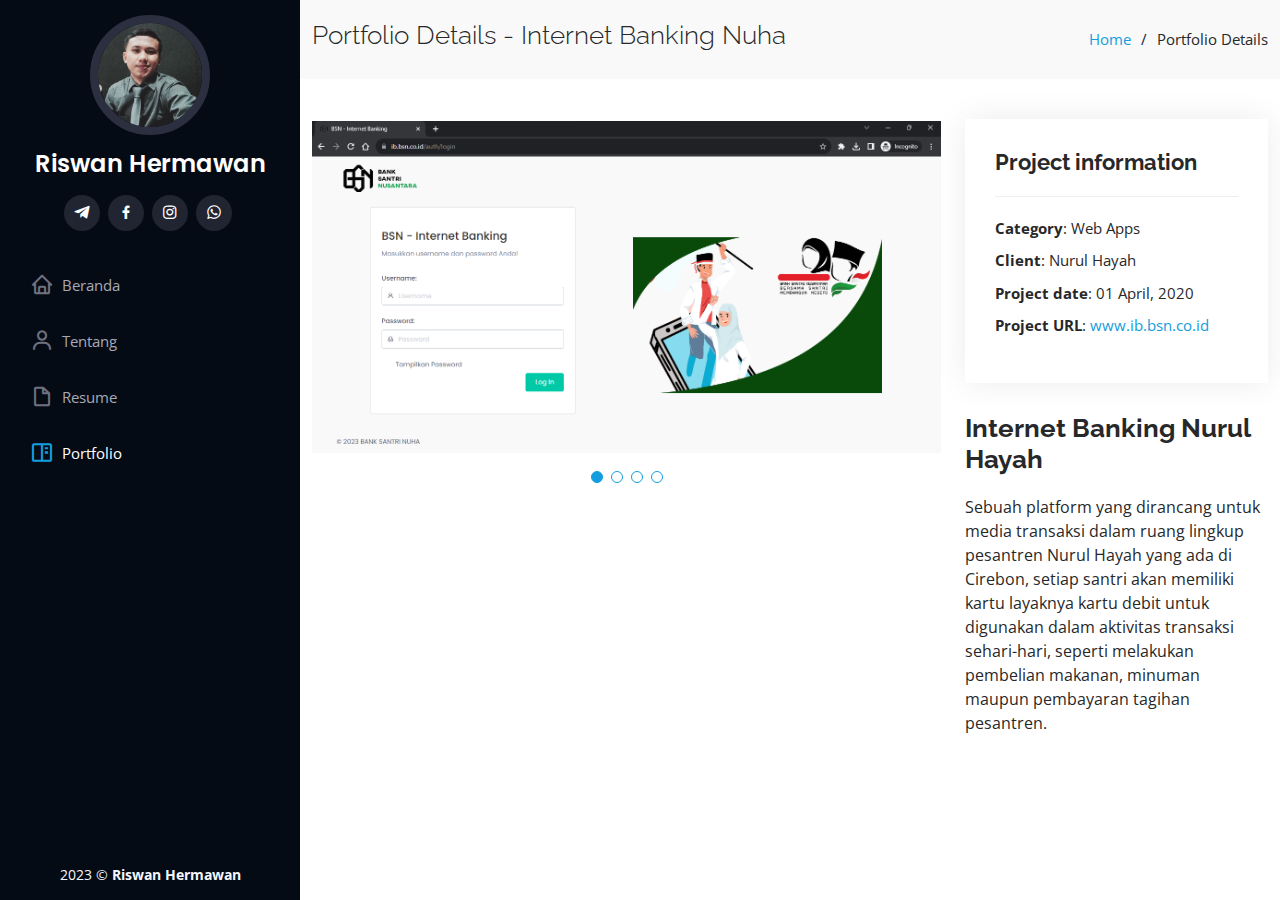
<file: ib.html>
<!DOCTYPE html>
<html lang="en">

<head>
  <meta charset="utf-8">
  <meta content="width=device-width, initial-scale=1.0" name="viewport">

  <title>Portofolio Details - Internet Banking Nuha</title>
  <meta content="" name="description">
  <meta content="" name="keywords">

  <link href="assets/img/logo.png" rel="icon">
  <link href="assets/img/logo.png" rel="apple-touch-icon">


  <!-- Google Fonts -->
  <link href="https://fonts.googleapis.com/css?family=Open+Sans:300,300i,400,400i,600,600i,700,700i|Raleway:300,300i,400,400i,500,500i,600,600i,700,700i|Poppins:300,300i,400,400i,500,500i,600,600i,700,700i" rel="stylesheet">

  <!-- Vendor CSS Files -->
  <link href="assets/vendor/aos/aos.css" rel="stylesheet">
  <link href="assets/vendor/bootstrap/css/bootstrap.min.css" rel="stylesheet">
  <link href="assets/vendor/bootstrap-icons/bootstrap-icons.css" rel="stylesheet">
  <link href="assets/vendor/boxicons/css/boxicons.min.css" rel="stylesheet">
  <link href="assets/vendor/glightbox/css/glightbox.min.css" rel="stylesheet">
  <link href="assets/vendor/swiper/swiper-bundle.min.css" rel="stylesheet">

  <!-- Template Main CSS File -->
  <link href="assets/css/style.css" rel="stylesheet">

  <!-- =======================================================
  * Template Name: iPortfolio - v3.6.0
  * Template URL: https://bootstrapmade.com/iportfolio-bootstrap-portfolio-websites-template/
  * Author: BootstrapMade.com
  * License: https://bootstrapmade.com/license/
  ======================================================== -->
</head>

<body>

  <!-- ======= Mobile nav toggle button ======= -->
  <i class="bi bi-list mobile-nav-toggle d-xl-none"></i>

  <!-- ======= Header ======= -->
  <header id="header">
    <div class="d-flex flex-column">

      <div class="profile">
        <img src="assets/img/profile-img.jpg" alt="" class="img-fluid rounded-circle">
        <h1 class="text-light"><a href="index.html">Riswan Hermawan</a></h1>
        <div class="social-links mt-3 text-center">
          <a href="https://t.me/zonewanz" class="telegram" target="_blank"><i class="bx bxl-telegram"></i></a>
          <a href="https://facebook.com/redzone.207" target="_blank" class="facebook"><i class="bx bxl-facebook"></i></a>
          <a href="https://www.instagram.com/zonewanz__/" target="_blank" class="instagram"><i class="bx bxl-instagram"></i></a>
          <a href="https://wa.me/6281290599250" class="whatsapp" target="_blank"><i class="bx bxl-whatsapp"></i></a>
          <!-- <a href="#" class="linkedin"><i class="bx bxl-linkedin"></i></a> -->
        </div>
      </div>

      <nav id="navbar" class="nav-menu navbar">
        <ul>
          <li><a href="index.html#hero" class="nav-link scrollto"><i class="bx bx-home"></i> <span>Beranda</span></a></li>
          <li><a href="index.html#about" class="nav-link scrollto"><i class="bx bx-user"></i> <span>Tentang</span></a></li>
          <li><a href="index.html#resume" class="nav-link scrollto"><i class="bx bx-file-blank"></i> <span>Resume</span></a></li>
          <li><a href="index.html#portofolio" class="nav-link scrollto active"><i class="bx bx-book-content"></i> <span>Portfolio</span></a></li>
         
        </ul>
      </nav><!-- .nav-menu -->
    </div>
  </header><!-- End Header -->

  <main id="main">

    <!-- ======= Breadcrumbs ======= -->
    <section id="breadcrumbs" class="breadcrumbs">
      <div class="container">

        <div class="d-flex justify-content-between align-items-center">
          <h2>Portfolio Details - Internet Banking Nuha</h2>
          <ol>
            <li><a href="index.html">Home</a></li>
            <li>Portfolio Details</li>
          </ol>
        </div>

      </div>
    </section><!-- End Breadcrumbs -->

    <!-- ======= Portfolio Details Section ======= -->
    <section id="portfolio-details" class="portfolio-details">
      <div class="container">

        <div class="row gy-4">

          <div class="col-lg-8">
            <div class="portfolio-details-slider swiper">
              <div class="swiper-wrapper align-items-center">

                <div class="swiper-slide">
                  <img src="assets/img/ib.png" alt="">
                </div>

                

                <div class="swiper-slide">
                  <img src="assets/img/ib2.png" alt="">
                </div>

                <div class="swiper-slide">
                  <img src="assets/img/ib3.png" alt="">
                </div>
                <div class="swiper-slide">
                  <img src="assets/img/ib4.png" alt="">
                </div>

              </div>
              <div class="swiper-pagination"></div>
            </div>
          </div>

          <div class="col-lg-4">
            <div class="portfolio-info">
              <h3>Project information</h3>
              <ul>
                <li><strong>Category</strong>: Web Apps</li>
                <li><strong>Client</strong>: Nurul Hayah</li>
                <li><strong>Project date</strong>: 01 April, 2020</li>
                <li><strong>Project URL</strong>: <a href="https://ib.bsn.co.id">www.ib.bsn.co.id</a></li>
              </ul>
            </div>
            <div class="portfolio-description">
              <h2>Internet Banking Nurul Hayah</h2>
              <p>
              Sebuah platform yang dirancang untuk media transaksi dalam ruang lingkup pesantren Nurul Hayah yang ada di Cirebon, setiap santri akan memiliki kartu layaknya kartu debit untuk digunakan dalam aktivitas transaksi sehari-hari, seperti melakukan pembelian makanan, minuman maupun pembayaran tagihan pesantren.
              </p>
            </div>
          </div>

        </div>

      </div>
    </section><!-- End Portfolio Details Section -->

  </main><!-- End #main -->

  <!-- ======= Footer ======= -->
  <footer id="footer">
    <div class="container">
      <div class="copyright">
        2023 &copy; <strong><span>Riswan Hermawan</span></strong>
       </div>
      
    </div>
  </footer><!-- End  Footer -->

  <a href="#" class="back-to-top d-flex align-items-center justify-content-center"><i class="bi bi-arrow-up-short"></i></a>

  <!-- Vendor JS Files -->
  <script src="assets/vendor/aos/aos.js"></script>
  <script src="assets/vendor/bootstrap/js/bootstrap.bundle.min.js"></script>
  <script src="assets/vendor/glightbox/js/glightbox.min.js"></script>
  <script src="assets/vendor/isotope-layout/isotope.pkgd.min.js"></script>
  <script src="assets/vendor/php-email-form/validate.js"></script>
  <script src="assets/vendor/purecounter/purecounter.js"></script>
  <script src="assets/vendor/swiper/swiper-bundle.min.js"></script>
  <script src="assets/vendor/typed.js/typed.min.js"></script>
  <script src="assets/vendor/waypoints/noframework.waypoints.js"></script>

  <!-- Template Main JS File -->
  <script src="assets/js/main.js"></script>

</body>

</html>
</file>
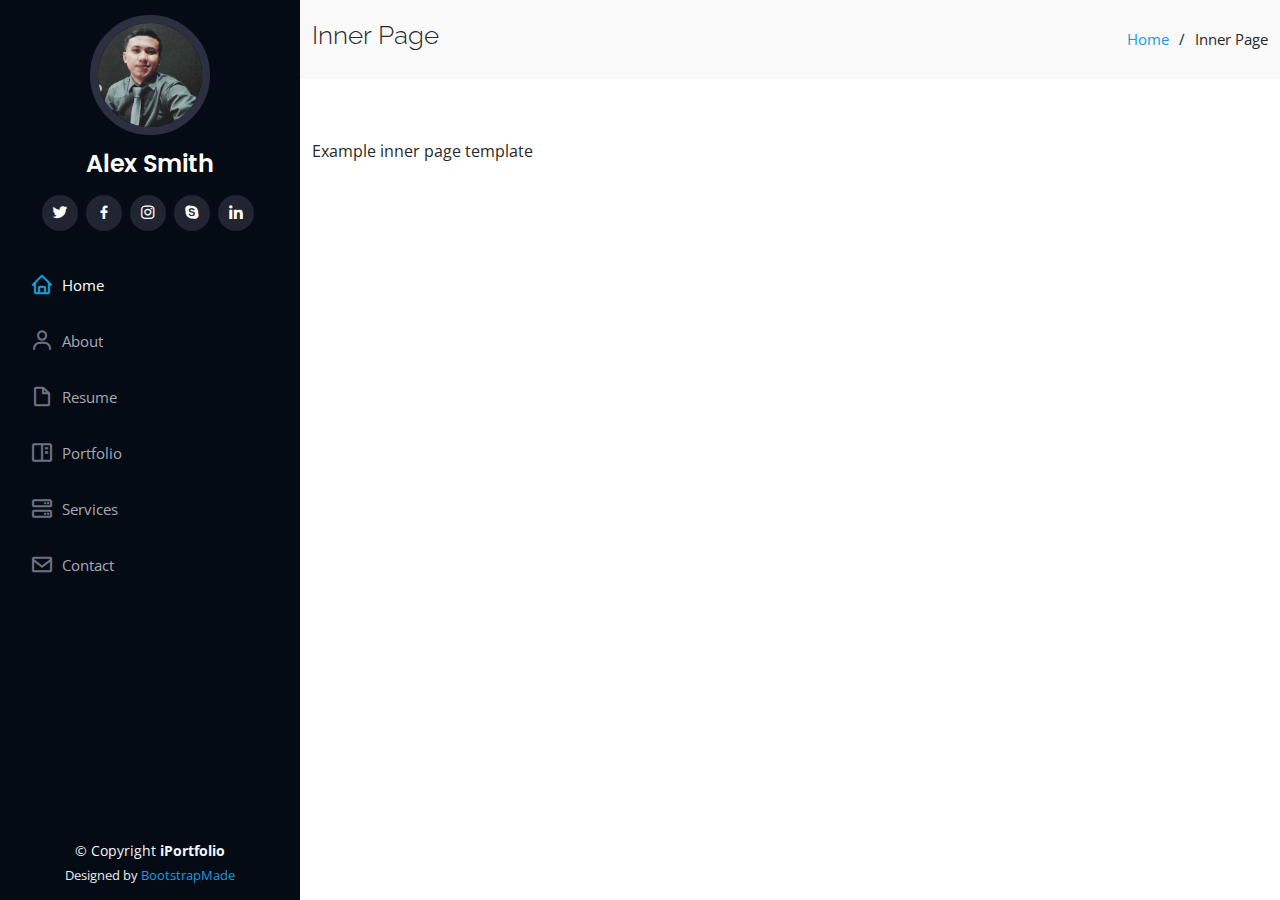
<file: inner-page.html>
<!DOCTYPE html>
<html lang="en">

<head>
  <meta charset="utf-8">
  <meta content="width=device-width, initial-scale=1.0" name="viewport">

  <title>Inner Page - iPortfolio Bootstrap Template</title>
  <meta content="" name="description">
  <meta content="" name="keywords">

  <!-- Favicons -->
  <link href="assets/img/favicon.png" rel="icon">
  <link href="assets/img/apple-touch-icon.png" rel="apple-touch-icon">

  <!-- Google Fonts -->
  <link href="https://fonts.googleapis.com/css?family=Open+Sans:300,300i,400,400i,600,600i,700,700i|Raleway:300,300i,400,400i,500,500i,600,600i,700,700i|Poppins:300,300i,400,400i,500,500i,600,600i,700,700i" rel="stylesheet">

  <!-- Vendor CSS Files -->
  <link href="assets/vendor/aos/aos.css" rel="stylesheet">
  <link href="assets/vendor/bootstrap/css/bootstrap.min.css" rel="stylesheet">
  <link href="assets/vendor/bootstrap-icons/bootstrap-icons.css" rel="stylesheet">
  <link href="assets/vendor/boxicons/css/boxicons.min.css" rel="stylesheet">
  <link href="assets/vendor/glightbox/css/glightbox.min.css" rel="stylesheet">
  <link href="assets/vendor/swiper/swiper-bundle.min.css" rel="stylesheet">

  <!-- Template Main CSS File -->
  <link href="assets/css/style.css" rel="stylesheet">

  <!-- =======================================================
  * Template Name: iPortfolio - v3.6.0
  * Template URL: https://bootstrapmade.com/iportfolio-bootstrap-portfolio-websites-template/
  * Author: BootstrapMade.com
  * License: https://bootstrapmade.com/license/
  ======================================================== -->
</head>

<body>

  <!-- ======= Mobile nav toggle button ======= -->
  <i class="bi bi-list mobile-nav-toggle d-xl-none"></i>

  <!-- ======= Header ======= -->
  <header id="header">
    <div class="d-flex flex-column">

      <div class="profile">
        <img src="assets/img/profile-img.jpg" alt="" class="img-fluid rounded-circle">
        <h1 class="text-light"><a href="index.html">Alex Smith</a></h1>
        <div class="social-links mt-3 text-center">
          <a href="#" class="twitter"><i class="bx bxl-twitter"></i></a>
          <a href="#" class="facebook"><i class="bx bxl-facebook"></i></a>
          <a href="#" class="instagram"><i class="bx bxl-instagram"></i></a>
          <a href="#" class="google-plus"><i class="bx bxl-skype"></i></a>
          <a href="#" class="linkedin"><i class="bx bxl-linkedin"></i></a>
        </div>
      </div>

      <nav id="navbar" class="nav-menu navbar">
        <ul>
          <li><a href="#hero" class="nav-link scrollto active"><i class="bx bx-home"></i> <span>Home</span></a></li>
          <li><a href="#about" class="nav-link scrollto"><i class="bx bx-user"></i> <span>About</span></a></li>
          <li><a href="#resume" class="nav-link scrollto"><i class="bx bx-file-blank"></i> <span>Resume</span></a></li>
          <li><a href="#portfolio" class="nav-link scrollto"><i class="bx bx-book-content"></i> <span>Portfolio</span></a></li>
          <li><a href="#services" class="nav-link scrollto"><i class="bx bx-server"></i> <span>Services</span></a></li>
          <li><a href="#contact" class="nav-link scrollto"><i class="bx bx-envelope"></i> <span>Contact</span></a></li>
        </ul>
      </nav><!-- .nav-menu -->
    </div>
  </header><!-- End Header -->

  <main id="main">

    <!-- ======= Breadcrumbs ======= -->
    <section class="breadcrumbs">
      <div class="container">

        <div class="d-flex justify-content-between align-items-center">
          <h2>Inner Page</h2>
          <ol>
            <li><a href="index.html">Home</a></li>
            <li>Inner Page</li>
          </ol>
        </div>

      </div>
    </section><!-- End Breadcrumbs -->

    <section class="inner-page">
      <div class="container">
        <p>
          Example inner page template
        </p>
      </div>
    </section>

  </main><!-- End #main -->

  <!-- ======= Footer ======= -->
  <footer id="footer">
    <div class="container">
      <div class="copyright">
        &copy; Copyright <strong><span>iPortfolio</span></strong>
      </div>
      <div class="credits">
        <!-- All the links in the footer should remain intact. -->
        <!-- You can delete the links only if you purchased the pro version. -->
        <!-- Licensing information: https://bootstrapmade.com/license/ -->
        <!-- Purchase the pro version with working PHP/AJAX contact form: https://bootstrapmade.com/iportfolio-bootstrap-portfolio-websites-template/ -->
        Designed by <a href="https://bootstrapmade.com/">BootstrapMade</a>
      </div>
    </div>
  </footer><!-- End  Footer -->

  <a href="#" class="back-to-top d-flex align-items-center justify-content-center"><i class="bi bi-arrow-up-short"></i></a>

  <!-- Vendor JS Files -->
  <script src="assets/vendor/aos/aos.js"></script>
  <script src="assets/vendor/bootstrap/js/bootstrap.bundle.min.js"></script>
  <script src="assets/vendor/glightbox/js/glightbox.min.js"></script>
  <script src="assets/vendor/isotope-layout/isotope.pkgd.min.js"></script>
  <script src="assets/vendor/php-email-form/validate.js"></script>
  <script src="assets/vendor/purecounter/purecounter.js"></script>
  <script src="assets/vendor/swiper/swiper-bundle.min.js"></script>
  <script src="assets/vendor/typed.js/typed.min.js"></script>
  <script src="assets/vendor/waypoints/noframework.waypoints.js"></script>

  <!-- Template Main JS File -->
  <script src="assets/js/main.js"></script>

</body>

</html>
</file>
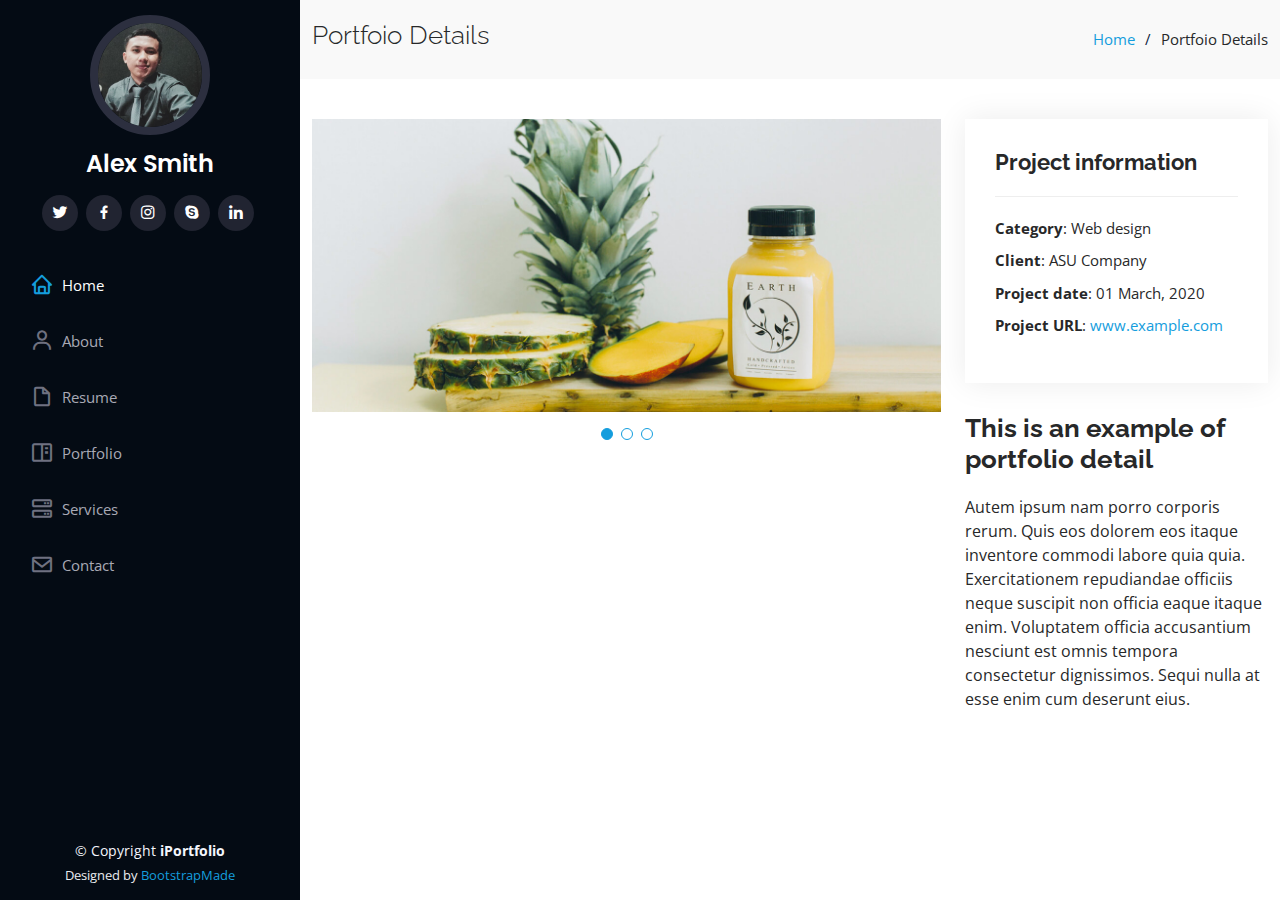
<file: portfolio-details.html>
<!DOCTYPE html>
<html lang="en">

<head>
  <meta charset="utf-8">
  <meta content="width=device-width, initial-scale=1.0" name="viewport">

  <title>Portfolio Details - iPortfolio Bootstrap Template</title>
  <meta content="" name="description">
  <meta content="" name="keywords">

  <!-- Favicons -->
  <link href="assets/img/favicon.png" rel="icon">
  <link href="assets/img/apple-touch-icon.png" rel="apple-touch-icon">

  <!-- Google Fonts -->
  <link href="https://fonts.googleapis.com/css?family=Open+Sans:300,300i,400,400i,600,600i,700,700i|Raleway:300,300i,400,400i,500,500i,600,600i,700,700i|Poppins:300,300i,400,400i,500,500i,600,600i,700,700i" rel="stylesheet">

  <!-- Vendor CSS Files -->
  <link href="assets/vendor/aos/aos.css" rel="stylesheet">
  <link href="assets/vendor/bootstrap/css/bootstrap.min.css" rel="stylesheet">
  <link href="assets/vendor/bootstrap-icons/bootstrap-icons.css" rel="stylesheet">
  <link href="assets/vendor/boxicons/css/boxicons.min.css" rel="stylesheet">
  <link href="assets/vendor/glightbox/css/glightbox.min.css" rel="stylesheet">
  <link href="assets/vendor/swiper/swiper-bundle.min.css" rel="stylesheet">

  <!-- Template Main CSS File -->
  <link href="assets/css/style.css" rel="stylesheet">

  <!-- =======================================================
  * Template Name: iPortfolio - v3.6.0
  * Template URL: https://bootstrapmade.com/iportfolio-bootstrap-portfolio-websites-template/
  * Author: BootstrapMade.com
  * License: https://bootstrapmade.com/license/
  ======================================================== -->
</head>

<body>

  <!-- ======= Mobile nav toggle button ======= -->
  <i class="bi bi-list mobile-nav-toggle d-xl-none"></i>

  <!-- ======= Header ======= -->
  <header id="header">
    <div class="d-flex flex-column">

      <div class="profile">
        <img src="assets/img/profile-img.jpg" alt="" class="img-fluid rounded-circle">
        <h1 class="text-light"><a href="index.html">Alex Smith</a></h1>
        <div class="social-links mt-3 text-center">
          <a href="#" class="twitter"><i class="bx bxl-twitter"></i></a>
          <a href="#" class="facebook"><i class="bx bxl-facebook"></i></a>
          <a href="#" class="instagram"><i class="bx bxl-instagram"></i></a>
          <a href="#" class="google-plus"><i class="bx bxl-skype"></i></a>
          <a href="#" class="linkedin"><i class="bx bxl-linkedin"></i></a>
        </div>
      </div>

      <nav id="navbar" class="nav-menu navbar">
        <ul>
          <li><a href="#hero" class="nav-link scrollto active"><i class="bx bx-home"></i> <span>Home</span></a></li>
          <li><a href="#about" class="nav-link scrollto"><i class="bx bx-user"></i> <span>About</span></a></li>
          <li><a href="#resume" class="nav-link scrollto"><i class="bx bx-file-blank"></i> <span>Resume</span></a></li>
          <li><a href="#portfolio" class="nav-link scrollto"><i class="bx bx-book-content"></i> <span>Portfolio</span></a></li>
          <li><a href="#services" class="nav-link scrollto"><i class="bx bx-server"></i> <span>Services</span></a></li>
          <li><a href="#contact" class="nav-link scrollto"><i class="bx bx-envelope"></i> <span>Contact</span></a></li>
        </ul>
      </nav><!-- .nav-menu -->
    </div>
  </header><!-- End Header -->

  <main id="main">

    <!-- ======= Breadcrumbs ======= -->
    <section id="breadcrumbs" class="breadcrumbs">
      <div class="container">

        <div class="d-flex justify-content-between align-items-center">
          <h2>Portfoio Details</h2>
          <ol>
            <li><a href="index.html">Home</a></li>
            <li>Portfoio Details</li>
          </ol>
        </div>

      </div>
    </section><!-- End Breadcrumbs -->

    <!-- ======= Portfolio Details Section ======= -->
    <section id="portfolio-details" class="portfolio-details">
      <div class="container">

        <div class="row gy-4">

          <div class="col-lg-8">
            <div class="portfolio-details-slider swiper">
              <div class="swiper-wrapper align-items-center">

                <div class="swiper-slide">
                  <img src="assets/img/portfolio/portfolio-details-1.jpg" alt="">
                </div>

                <div class="swiper-slide">
                  <img src="assets/img/portfolio/portfolio-details-2.jpg" alt="">
                </div>

                <div class="swiper-slide">
                  <img src="assets/img/portfolio/portfolio-details-3.jpg" alt="">
                </div>

              </div>
              <div class="swiper-pagination"></div>
            </div>
          </div>

          <div class="col-lg-4">
            <div class="portfolio-info">
              <h3>Project information</h3>
              <ul>
                <li><strong>Category</strong>: Web design</li>
                <li><strong>Client</strong>: ASU Company</li>
                <li><strong>Project date</strong>: 01 March, 2020</li>
                <li><strong>Project URL</strong>: <a href="#">www.example.com</a></li>
              </ul>
            </div>
            <div class="portfolio-description">
              <h2>This is an example of portfolio detail</h2>
              <p>
                Autem ipsum nam porro corporis rerum. Quis eos dolorem eos itaque inventore commodi labore quia quia. Exercitationem repudiandae officiis neque suscipit non officia eaque itaque enim. Voluptatem officia accusantium nesciunt est omnis tempora consectetur dignissimos. Sequi nulla at esse enim cum deserunt eius.
              </p>
            </div>
          </div>

        </div>

      </div>
    </section><!-- End Portfolio Details Section -->

  </main><!-- End #main -->

  <!-- ======= Footer ======= -->
  <footer id="footer">
    <div class="container">
      <div class="copyright">
        &copy; Copyright <strong><span>iPortfolio</span></strong>
      </div>
      <div class="credits">
        <!-- All the links in the footer should remain intact. -->
        <!-- You can delete the links only if you purchased the pro version. -->
        <!-- Licensing information: https://bootstrapmade.com/license/ -->
        <!-- Purchase the pro version with working PHP/AJAX contact form: https://bootstrapmade.com/iportfolio-bootstrap-portfolio-websites-template/ -->
        Designed by <a href="https://bootstrapmade.com/">BootstrapMade</a>
      </div>
    </div>
  </footer><!-- End  Footer -->

  <a href="#" class="back-to-top d-flex align-items-center justify-content-center"><i class="bi bi-arrow-up-short"></i></a>

  <!-- Vendor JS Files -->
  <script src="assets/vendor/aos/aos.js"></script>
  <script src="assets/vendor/bootstrap/js/bootstrap.bundle.min.js"></script>
  <script src="assets/vendor/glightbox/js/glightbox.min.js"></script>
  <script src="assets/vendor/isotope-layout/isotope.pkgd.min.js"></script>
  <script src="assets/vendor/php-email-form/validate.js"></script>
  <script src="assets/vendor/purecounter/purecounter.js"></script>
  <script src="assets/vendor/swiper/swiper-bundle.min.js"></script>
  <script src="assets/vendor/typed.js/typed.min.js"></script>
  <script src="assets/vendor/waypoints/noframework.waypoints.js"></script>

  <!-- Template Main JS File -->
  <script src="assets/js/main.js"></script>

</body>

</html>
</file>
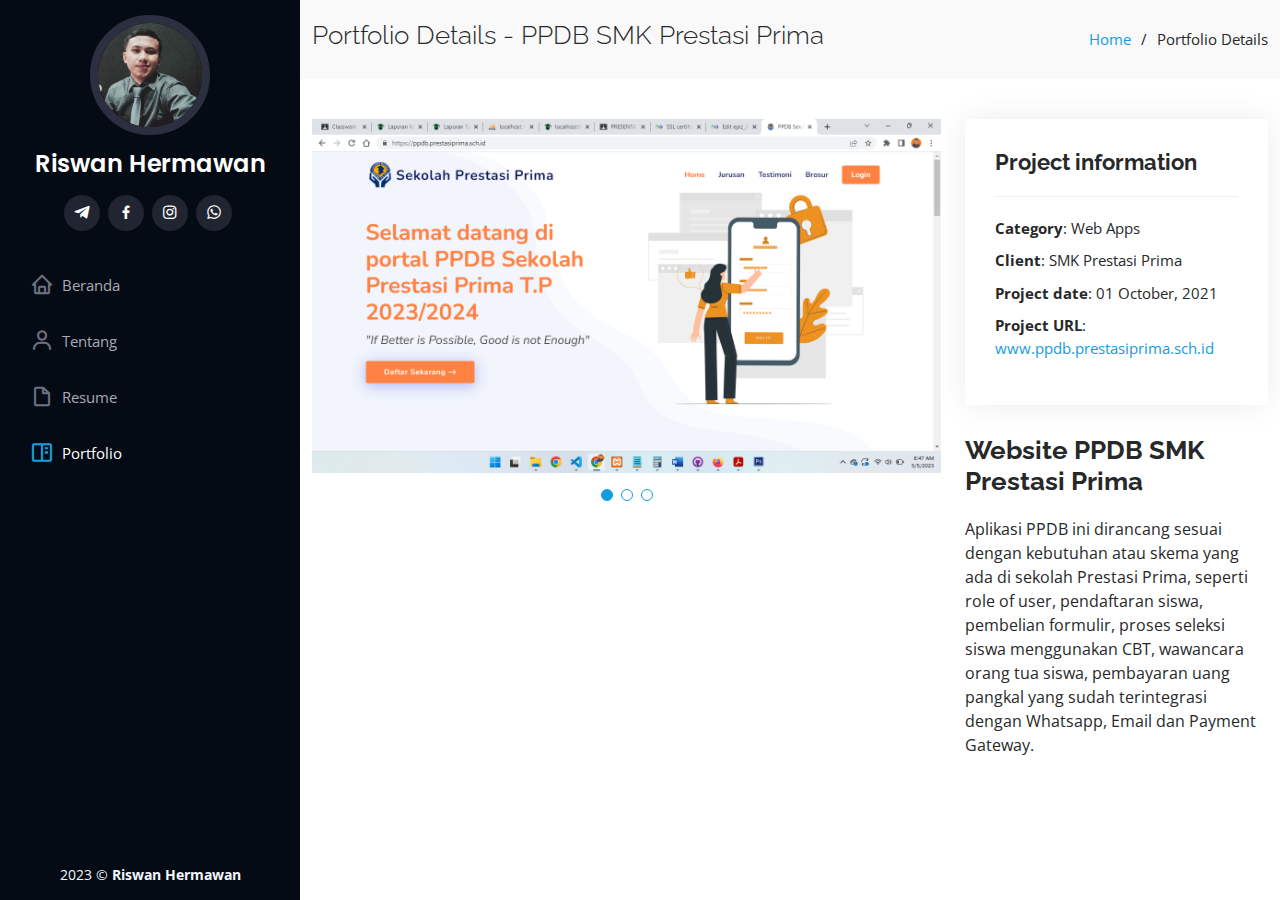
<file: ppdb-pp.html>
<!DOCTYPE html>
<html lang="en">

<head>
  <meta charset="utf-8">
  <meta content="width=device-width, initial-scale=1.0" name="viewport">

  <title>Portofolio Details - PPDB SMK Prestasi Prima</title>
  <meta content="" name="description">
  <meta content="" name="keywords">

  <link href="assets/img/logo.png" rel="icon">
  <link href="assets/img/logo.png" rel="apple-touch-icon">


  <!-- Google Fonts -->
  <link href="https://fonts.googleapis.com/css?family=Open+Sans:300,300i,400,400i,600,600i,700,700i|Raleway:300,300i,400,400i,500,500i,600,600i,700,700i|Poppins:300,300i,400,400i,500,500i,600,600i,700,700i" rel="stylesheet">

  <!-- Vendor CSS Files -->
  <link href="assets/vendor/aos/aos.css" rel="stylesheet">
  <link href="assets/vendor/bootstrap/css/bootstrap.min.css" rel="stylesheet">
  <link href="assets/vendor/bootstrap-icons/bootstrap-icons.css" rel="stylesheet">
  <link href="assets/vendor/boxicons/css/boxicons.min.css" rel="stylesheet">
  <link href="assets/vendor/glightbox/css/glightbox.min.css" rel="stylesheet">
  <link href="assets/vendor/swiper/swiper-bundle.min.css" rel="stylesheet">

  <!-- Template Main CSS File -->
  <link href="assets/css/style.css" rel="stylesheet">

  <!-- =======================================================
  * Template Name: iPortfolio - v3.6.0
  * Template URL: https://bootstrapmade.com/iportfolio-bootstrap-portfolio-websites-template/
  * Author: BootstrapMade.com
  * License: https://bootstrapmade.com/license/
  ======================================================== -->
</head>

<body>

  <!-- ======= Mobile nav toggle button ======= -->
  <i class="bi bi-list mobile-nav-toggle d-xl-none"></i>

  <!-- ======= Header ======= -->
  <header id="header">
    <div class="d-flex flex-column">

      <div class="profile">
        <img src="assets/img/profile-img.jpg" alt="" class="img-fluid rounded-circle">
        <h1 class="text-light"><a href="index.html">Riswan Hermawan</a></h1>
        <div class="social-links mt-3 text-center">
          <a href="https://t.me/zonewanz" class="telegram" target="_blank"><i class="bx bxl-telegram"></i></a>
          <a href="https://facebook.com/redzone.207" target="_blank" class="facebook"><i class="bx bxl-facebook"></i></a>
          <a href="https://www.instagram.com/zonewanz__/" target="_blank" class="instagram"><i class="bx bxl-instagram"></i></a>
          <a href="https://wa.me/6281290599250" class="whatsapp" target="_blank"><i class="bx bxl-whatsapp"></i></a>
          <!-- <a href="#" class="linkedin"><i class="bx bxl-linkedin"></i></a> -->
        </div>
      </div>

      <nav id="navbar" class="nav-menu navbar">
        <ul>
          <li><a href="index.html#hero" class="nav-link scrollto"><i class="bx bx-home"></i> <span>Beranda</span></a></li>
          <li><a href="index.html#about" class="nav-link scrollto"><i class="bx bx-user"></i> <span>Tentang</span></a></li>
          <li><a href="index.html#resume" class="nav-link scrollto"><i class="bx bx-file-blank"></i> <span>Resume</span></a></li>
          <li><a href="index.html#portofolio" class="nav-link scrollto active"><i class="bx bx-book-content"></i> <span>Portfolio</span></a></li>
         
        </ul>
      </nav><!-- .nav-menu -->
    </div>
  </header><!-- End Header -->

  <main id="main">

    <!-- ======= Breadcrumbs ======= -->
    <section id="breadcrumbs" class="breadcrumbs">
      <div class="container">

        <div class="d-flex justify-content-between align-items-center">
          <h2>Portfolio Details - PPDB SMK Prestasi Prima</h2>
          <ol>
            <li><a href="index.html">Home</a></li>
            <li>Portfolio Details</li>
          </ol>
        </div>

      </div>
    </section><!-- End Breadcrumbs -->

    <!-- ======= Portfolio Details Section ======= -->
    <section id="portfolio-details" class="portfolio-details">
      <div class="container">

        <div class="row gy-4">

          <div class="col-lg-8">
            <div class="portfolio-details-slider swiper">
              <div class="swiper-wrapper align-items-center">

                <div class="swiper-slide">
                  <img src="assets/img/cover2.png" alt="">
                </div>

                <div class="swiper-slide">
                  <img src="assets/img/ppdb1.png" alt="">
                </div>

                <div class="swiper-slide">
                  <img src="assets/img/ppdb2.png" alt="">
                </div>

              </div>
              <div class="swiper-pagination"></div>
            </div>
          </div>

          <div class="col-lg-4">
            <div class="portfolio-info">
              <h3>Project information</h3>
              <ul>
                <li><strong>Category</strong>: Web Apps</li>
                <li><strong>Client</strong>: SMK Prestasi Prima</li>
                <li><strong>Project date</strong>: 01 October, 2021</li>
                <li><strong>Project URL</strong>: <a href="https://ppdb.prestasiprima.sch.id">www.ppdb.prestasiprima.sch.id</a></li>
              </ul>
            </div>
            <div class="portfolio-description">
              <h2>Website PPDB SMK Prestasi Prima</h2>
              <p>
               Aplikasi PPDB ini dirancang sesuai dengan kebutuhan atau skema yang ada di sekolah Prestasi Prima, seperti role of user, pendaftaran siswa, pembelian formulir, proses seleksi siswa menggunakan CBT, wawancara orang tua siswa, pembayaran uang pangkal yang sudah terintegrasi dengan Whatsapp, Email dan Payment Gateway.
              </p>
            </div>
          </div>

        </div>

      </div>
    </section><!-- End Portfolio Details Section -->

  </main><!-- End #main -->

  <!-- ======= Footer ======= -->
  <footer id="footer">
    <div class="container">
      <div class="copyright">
        2023 &copy; <strong><span>Riswan Hermawan</span></strong>
       </div>
      
    </div>
  </footer><!-- End  Footer -->

  <a href="#" class="back-to-top d-flex align-items-center justify-content-center"><i class="bi bi-arrow-up-short"></i></a>

  <!-- Vendor JS Files -->
  <script src="assets/vendor/aos/aos.js"></script>
  <script src="assets/vendor/bootstrap/js/bootstrap.bundle.min.js"></script>
  <script src="assets/vendor/glightbox/js/glightbox.min.js"></script>
  <script src="assets/vendor/isotope-layout/isotope.pkgd.min.js"></script>
  <script src="assets/vendor/php-email-form/validate.js"></script>
  <script src="assets/vendor/purecounter/purecounter.js"></script>
  <script src="assets/vendor/swiper/swiper-bundle.min.js"></script>
  <script src="assets/vendor/typed.js/typed.min.js"></script>
  <script src="assets/vendor/waypoints/noframework.waypoints.js"></script>

  <!-- Template Main JS File -->
  <script src="assets/js/main.js"></script>

</body>

</html>
</file>
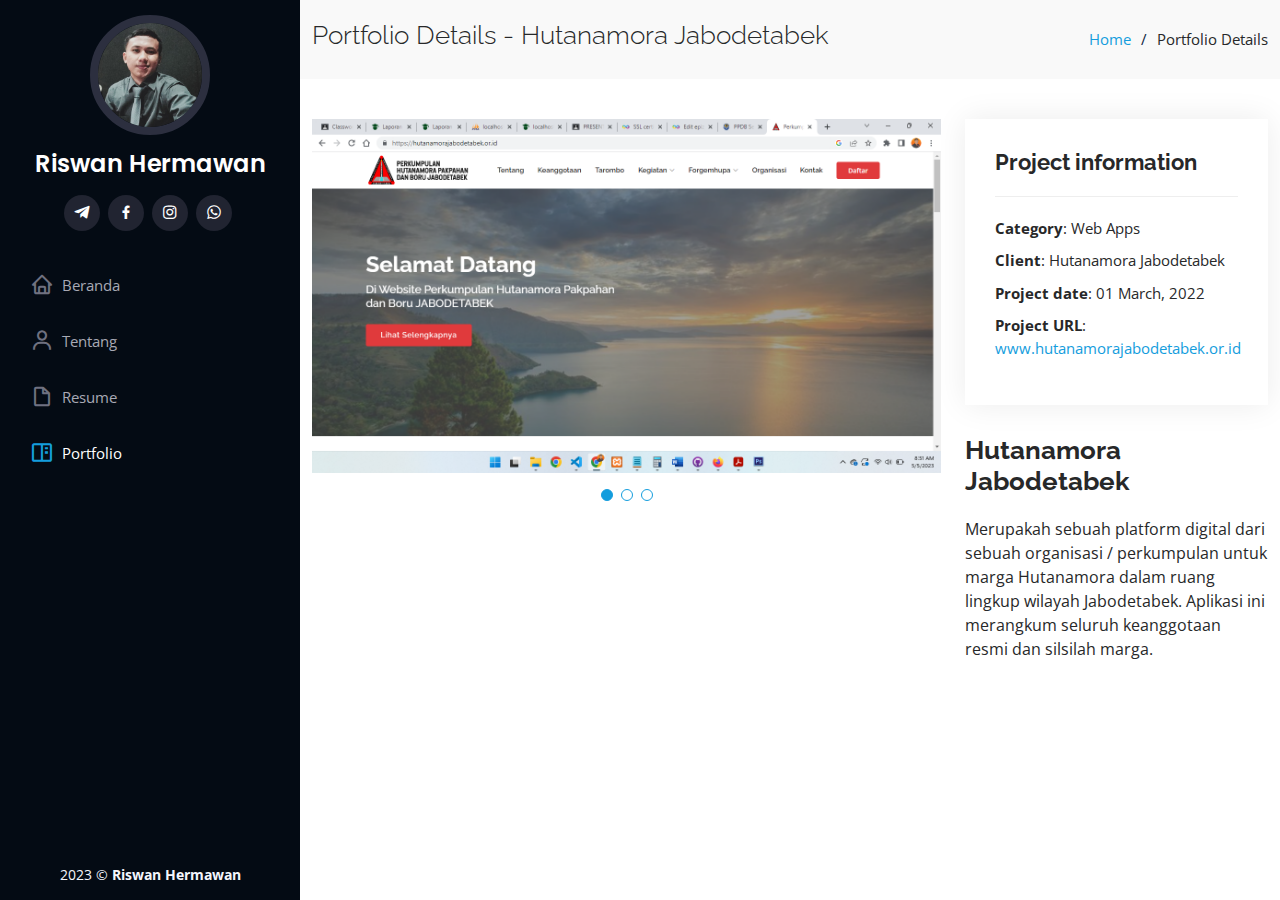
<file: punguan.html>
<!DOCTYPE html>
<html lang="en">

<head>
  <meta charset="utf-8">
  <meta content="width=device-width, initial-scale=1.0" name="viewport">

  <title>Portofolio Details - Hutanamora Jabodetabek</title>
  <meta content="" name="description">
  <meta content="" name="keywords">

  <link href="assets/img/logo.png" rel="icon">
  <link href="assets/img/logo.png" rel="apple-touch-icon">


  <!-- Google Fonts -->
  <link href="https://fonts.googleapis.com/css?family=Open+Sans:300,300i,400,400i,600,600i,700,700i|Raleway:300,300i,400,400i,500,500i,600,600i,700,700i|Poppins:300,300i,400,400i,500,500i,600,600i,700,700i" rel="stylesheet">

  <!-- Vendor CSS Files -->
  <link href="assets/vendor/aos/aos.css" rel="stylesheet">
  <link href="assets/vendor/bootstrap/css/bootstrap.min.css" rel="stylesheet">
  <link href="assets/vendor/bootstrap-icons/bootstrap-icons.css" rel="stylesheet">
  <link href="assets/vendor/boxicons/css/boxicons.min.css" rel="stylesheet">
  <link href="assets/vendor/glightbox/css/glightbox.min.css" rel="stylesheet">
  <link href="assets/vendor/swiper/swiper-bundle.min.css" rel="stylesheet">

  <!-- Template Main CSS File -->
  <link href="assets/css/style.css" rel="stylesheet">

  <!-- =======================================================
  * Template Name: iPortfolio - v3.6.0
  * Template URL: https://bootstrapmade.com/iportfolio-bootstrap-portfolio-websites-template/
  * Author: BootstrapMade.com
  * License: https://bootstrapmade.com/license/
  ======================================================== -->
</head>

<body>

  <!-- ======= Mobile nav toggle button ======= -->
  <i class="bi bi-list mobile-nav-toggle d-xl-none"></i>

  <!-- ======= Header ======= -->
  <header id="header">
    <div class="d-flex flex-column">

      <div class="profile">
        <img src="assets/img/profile-img.jpg" alt="" class="img-fluid rounded-circle">
        <h1 class="text-light"><a href="index.html">Riswan Hermawan</a></h1>
        <div class="social-links mt-3 text-center">
          <a href="https://t.me/zonewanz" class="telegram" target="_blank"><i class="bx bxl-telegram"></i></a>
          <a href="https://facebook.com/redzone.207" target="_blank" class="facebook"><i class="bx bxl-facebook"></i></a>
          <a href="https://www.instagram.com/zonewanz__/" target="_blank" class="instagram"><i class="bx bxl-instagram"></i></a>
          <a href="https://wa.me/6281290599250" class="whatsapp" target="_blank"><i class="bx bxl-whatsapp"></i></a>
          <!-- <a href="#" class="linkedin"><i class="bx bxl-linkedin"></i></a> -->
        </div>
      </div>

      <nav id="navbar" class="nav-menu navbar">
        <ul>
          <li><a href="index.html#hero" class="nav-link scrollto"><i class="bx bx-home"></i> <span>Beranda</span></a></li>
          <li><a href="index.html#about" class="nav-link scrollto"><i class="bx bx-user"></i> <span>Tentang</span></a></li>
          <li><a href="index.html#resume" class="nav-link scrollto"><i class="bx bx-file-blank"></i> <span>Resume</span></a></li>
          <li><a href="index.html#portofolio" class="nav-link scrollto active"><i class="bx bx-book-content"></i> <span>Portfolio</span></a></li>
         
        </ul>
      </nav><!-- .nav-menu -->
    </div>
  </header><!-- End Header -->

  <main id="main">

    <!-- ======= Breadcrumbs ======= -->
    <section id="breadcrumbs" class="breadcrumbs">
      <div class="container">

        <div class="d-flex justify-content-between align-items-center">
          <h2>Portfolio Details - Hutanamora Jabodetabek</h2>
          <ol>
            <li><a href="index.html">Home</a></li>
            <li>Portfolio Details</li>
          </ol>
        </div>

      </div>
    </section><!-- End Breadcrumbs -->

    <!-- ======= Portfolio Details Section ======= -->
    <section id="portfolio-details" class="portfolio-details">
      <div class="container">

        <div class="row gy-4">

          <div class="col-lg-8">
            <div class="portfolio-details-slider swiper">
              <div class="swiper-wrapper align-items-center">

                <div class="swiper-slide">
                  <img src="assets/img/cover3.png" alt="">
                </div>

                <div class="swiper-slide">
                  <img src="assets/img/punguan1.png" alt="">
                </div>

                <div class="swiper-slide">
                  <img src="assets/img/punguan2.png" alt="">
                </div>
               

              </div>
              <div class="swiper-pagination"></div>
            </div>
          </div>

          <div class="col-lg-4">
            <div class="portfolio-info">
              <h3>Project information</h3>
              <ul>
                <li><strong>Category</strong>: Web Apps</li>
                <li><strong>Client</strong>: Hutanamora Jabodetabek</li>
                <li><strong>Project date</strong>: 01 March, 2022</li>
                <li><strong>Project URL</strong>: <a href="https://hutanamorajabodetabek.or.id">www.hutanamorajabodetabek.or.id</a></li>
              </ul>
            </div>
            <div class="portfolio-description">
              <h2>Hutanamora Jabodetabek</h2>
              <p>
              Merupakah sebuah platform digital dari sebuah organisasi / perkumpulan untuk marga Hutanamora dalam ruang lingkup wilayah Jabodetabek. Aplikasi ini merangkum seluruh keanggotaan resmi dan silsilah marga.
              </p>
            </div>
          </div>

        </div>

      </div>
    </section><!-- End Portfolio Details Section -->

  </main><!-- End #main -->

  <!-- ======= Footer ======= -->
  <footer id="footer">
    <div class="container">
      <div class="copyright">
        2023 &copy; <strong><span>Riswan Hermawan</span></strong>
       </div>
      
    </div>
  </footer><!-- End  Footer -->

  <a href="#" class="back-to-top d-flex align-items-center justify-content-center"><i class="bi bi-arrow-up-short"></i></a>

  <!-- Vendor JS Files -->
  <script src="assets/vendor/aos/aos.js"></script>
  <script src="assets/vendor/bootstrap/js/bootstrap.bundle.min.js"></script>
  <script src="assets/vendor/glightbox/js/glightbox.min.js"></script>
  <script src="assets/vendor/isotope-layout/isotope.pkgd.min.js"></script>
  <script src="assets/vendor/php-email-form/validate.js"></script>
  <script src="assets/vendor/purecounter/purecounter.js"></script>
  <script src="assets/vendor/swiper/swiper-bundle.min.js"></script>
  <script src="assets/vendor/typed.js/typed.min.js"></script>
  <script src="assets/vendor/waypoints/noframework.waypoints.js"></script>

  <!-- Template Main JS File -->
  <script src="assets/js/main.js"></script>

</body>

</html>
</file>
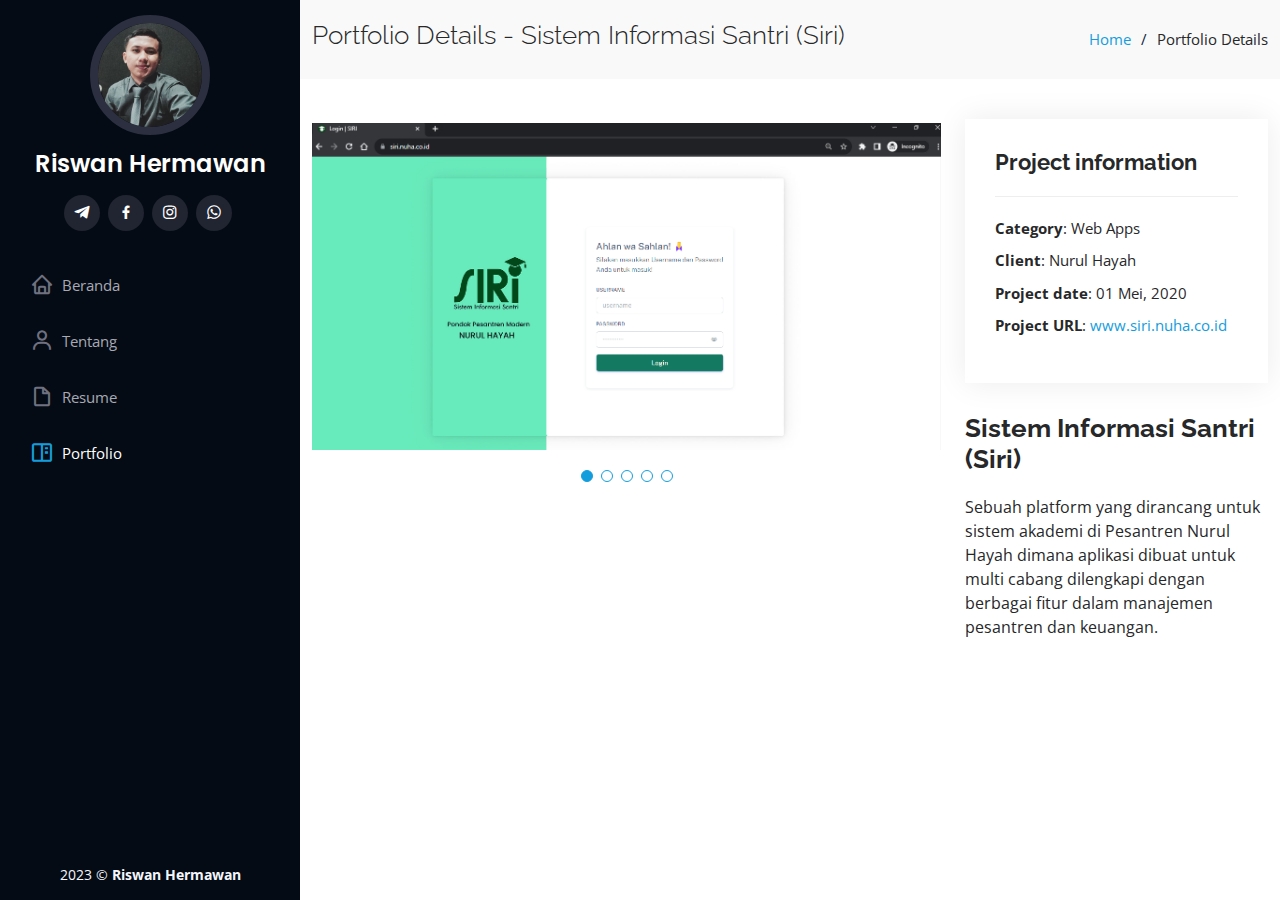
<file: siri.html>
<!DOCTYPE html>
<html lang="en">

<head>
  <meta charset="utf-8">
  <meta content="width=device-width, initial-scale=1.0" name="viewport">

  <title>Portofolio Details - Sistem Informasi Santri (Siri)</title>
  <meta content="" name="description">
  <meta content="" name="keywords">

  <link href="assets/img/logo.png" rel="icon">
  <link href="assets/img/logo.png" rel="apple-touch-icon">


  <!-- Google Fonts -->
  <link href="https://fonts.googleapis.com/css?family=Open+Sans:300,300i,400,400i,600,600i,700,700i|Raleway:300,300i,400,400i,500,500i,600,600i,700,700i|Poppins:300,300i,400,400i,500,500i,600,600i,700,700i" rel="stylesheet">

  <!-- Vendor CSS Files -->
  <link href="assets/vendor/aos/aos.css" rel="stylesheet">
  <link href="assets/vendor/bootstrap/css/bootstrap.min.css" rel="stylesheet">
  <link href="assets/vendor/bootstrap-icons/bootstrap-icons.css" rel="stylesheet">
  <link href="assets/vendor/boxicons/css/boxicons.min.css" rel="stylesheet">
  <link href="assets/vendor/glightbox/css/glightbox.min.css" rel="stylesheet">
  <link href="assets/vendor/swiper/swiper-bundle.min.css" rel="stylesheet">

  <!-- Template Main CSS File -->
  <link href="assets/css/style.css" rel="stylesheet">

  <!-- =======================================================
  * Template Name: iPortfolio - v3.6.0
  * Template URL: https://bootstrapmade.com/iportfolio-bootstrap-portfolio-websites-template/
  * Author: BootstrapMade.com
  * License: https://bootstrapmade.com/license/
  ======================================================== -->
</head>

<body>

  <!-- ======= Mobile nav toggle button ======= -->
  <i class="bi bi-list mobile-nav-toggle d-xl-none"></i>

  <!-- ======= Header ======= -->
  <header id="header">
    <div class="d-flex flex-column">

      <div class="profile">
        <img src="assets/img/profile-img.jpg" alt="" class="img-fluid rounded-circle">
        <h1 class="text-light"><a href="index.html">Riswan Hermawan</a></h1>
        <div class="social-links mt-3 text-center">
          <a href="https://t.me/zonewanz" class="telegram" target="_blank"><i class="bx bxl-telegram"></i></a>
          <a href="https://facebook.com/redzone.207" target="_blank" class="facebook"><i class="bx bxl-facebook"></i></a>
          <a href="https://www.instagram.com/zonewanz__/" target="_blank" class="instagram"><i class="bx bxl-instagram"></i></a>
          <a href="https://wa.me/6281290599250" class="whatsapp" target="_blank"><i class="bx bxl-whatsapp"></i></a>
          <!-- <a href="#" class="linkedin"><i class="bx bxl-linkedin"></i></a> -->
        </div>
      </div>

      <nav id="navbar" class="nav-menu navbar">
        <ul>
          <li><a href="index.html#hero" class="nav-link scrollto"><i class="bx bx-home"></i> <span>Beranda</span></a></li>
          <li><a href="index.html#about" class="nav-link scrollto"><i class="bx bx-user"></i> <span>Tentang</span></a></li>
          <li><a href="index.html#resume" class="nav-link scrollto"><i class="bx bx-file-blank"></i> <span>Resume</span></a></li>
          <li><a href="index.html#portofolio" class="nav-link scrollto active"><i class="bx bx-book-content"></i> <span>Portfolio</span></a></li>
         
        </ul>
      </nav><!-- .nav-menu -->
    </div>
  </header><!-- End Header -->

  <main id="main">

    <!-- ======= Breadcrumbs ======= -->
    <section id="breadcrumbs" class="breadcrumbs">
      <div class="container">

        <div class="d-flex justify-content-between align-items-center">
          <h2>Portfolio Details - Sistem Informasi Santri (Siri)</h2>
          <ol>
            <li><a href="index.html">Home</a></li>
            <li>Portfolio Details</li>
          </ol>
        </div>

      </div>
    </section><!-- End Breadcrumbs -->

    <!-- ======= Portfolio Details Section ======= -->
    <section id="portfolio-details" class="portfolio-details">
      <div class="container">

        <div class="row gy-4">

          <div class="col-lg-8">
            <div class="portfolio-details-slider swiper">
              <div class="swiper-wrapper align-items-center">

                <div class="swiper-slide">
                  <img src="assets/img/siri.png" alt="">
                </div>

                

                <div class="swiper-slide">
                  <img src="assets/img/siri1.png" alt="">
                </div>

                <div class="swiper-slide">
                  <img src="assets/img/siri2.png" alt="">
                </div>
                <div class="swiper-slide">
                  <img src="assets/img/siri3.png" alt="">
                </div>
                <div class="swiper-slide">
                  <img src="assets/img/siri4.png" alt="">
                </div>
              </div>
              <div class="swiper-pagination"></div>
            </div>
          </div>

          <div class="col-lg-4">
            <div class="portfolio-info">
              <h3>Project information</h3>
              <ul>
                <li><strong>Category</strong>: Web Apps</li>
                <li><strong>Client</strong>: Nurul Hayah</li>
                <li><strong>Project date</strong>: 01 Mei, 2020</li>
                <li><strong>Project URL</strong>: <a href="https://siri.nuha.co.id">www.siri.nuha.co.id</a></li>
              </ul>
            </div>
            <div class="portfolio-description">
              <h2>Sistem Informasi Santri (Siri)</h2>
              <p>
              Sebuah platform yang dirancang untuk sistem akademi di Pesantren Nurul Hayah dimana aplikasi dibuat untuk multi cabang dilengkapi dengan berbagai fitur dalam manajemen pesantren dan keuangan. 
              </p>
            </div>
          </div>

        </div>

      </div>
    </section><!-- End Portfolio Details Section -->

  </main><!-- End #main -->

  <!-- ======= Footer ======= -->
  <footer id="footer">
    <div class="container">
      <div class="copyright">
        2023 &copy; <strong><span>Riswan Hermawan</span></strong>
       </div>
      
    </div>
  </footer><!-- End  Footer -->

  <a href="#" class="back-to-top d-flex align-items-center justify-content-center"><i class="bi bi-arrow-up-short"></i></a>

  <!-- Vendor JS Files -->
  <script src="assets/vendor/aos/aos.js"></script>
  <script src="assets/vendor/bootstrap/js/bootstrap.bundle.min.js"></script>
  <script src="assets/vendor/glightbox/js/glightbox.min.js"></script>
  <script src="assets/vendor/isotope-layout/isotope.pkgd.min.js"></script>
  <script src="assets/vendor/php-email-form/validate.js"></script>
  <script src="assets/vendor/purecounter/purecounter.js"></script>
  <script src="assets/vendor/swiper/swiper-bundle.min.js"></script>
  <script src="assets/vendor/typed.js/typed.min.js"></script>
  <script src="assets/vendor/waypoints/noframework.waypoints.js"></script>

  <!-- Template Main JS File -->
  <script src="assets/js/main.js"></script>

</body>

</html>
</file>
<file: assets/css/style.css>
/**
* Template Name: iPortfolio - v3.6.0
* Template URL: https://bootstrapmade.com/iportfolio-bootstrap-portfolio-websites-template/
* Author: BootstrapMade.com
* License: https://bootstrapmade.com/license/
*/

/*--------------------------------------------------------------
# General
--------------------------------------------------------------*/
body {
  font-family: "Open Sans", sans-serif;
  color: #272829;
}

a {
  color: #149ddd;
  text-decoration: none;
}

a:hover {
  color: #37b3ed;
  text-decoration: none;
}

h1,
h2,
h3,
h4,
h5,
h6 {
  font-family: "Raleway", sans-serif;
}

/*--------------------------------------------------------------
# Back to top button
--------------------------------------------------------------*/
.back-to-top {
  position: fixed;
  visibility: hidden;
  opacity: 0;
  right: 15px;
  bottom: 15px;
  z-index: 996;
  background: #149ddd;
  width: 40px;
  height: 40px;
  border-radius: 50px;
  transition: all 0.4s;
}
.back-to-top i {
  font-size: 28px;
  color: #fff;
  line-height: 0;
}
.back-to-top:hover {
  background: #2eafec;
  color: #fff;
}
.back-to-top.active {
  visibility: visible;
  opacity: 1;
}

/*--------------------------------------------------------------
# Header
--------------------------------------------------------------*/
#header {
  position: fixed;
  top: 0;
  left: 0;
  bottom: 0;
  width: 300px;
  transition: all ease-in-out 0.5s;
  z-index: 9997;
  transition: all 0.5s;
  padding: 0 15px;
  background: #040b14;
  overflow-y: auto;
}
#header .profile img {
  margin: 15px auto;
  display: block;
  width: 120px;
  border: 8px solid #2c2f3f;
}
#header .profile h1 {
  font-size: 24px;
  margin: 0;
  padding: 0;
  font-weight: 600;
  -moz-text-align-last: center;
  text-align-last: center;
  font-family: "Poppins", sans-serif;
}
#header .profile h1 a,
#header .profile h1 a:hover {
  color: #fff;
  text-decoration: none;
}
#header .profile .social-links a {
  font-size: 18px;
  display: inline-block;
  background: #212431;
  color: #fff;
  line-height: 1;
  padding: 8px 0;
  margin-right: 4px;
  border-radius: 50%;
  text-align: center;
  width: 36px;
  height: 36px;
  transition: 0.3s;
}
#header .profile .social-links a:hover {
  background: #149ddd;
  color: #fff;
  text-decoration: none;
}

#main {
  margin-left: 300px;
}

@media (max-width: 1199px) {
  #header {
    left: -300px;
  }

  #main {
    margin-left: 0;
  }
}
/*--------------------------------------------------------------
# Navigation Menu
--------------------------------------------------------------*/
/* Desktop Navigation */
.nav-menu {
  padding: 30px 0 0 0;
}
.nav-menu * {
  margin: 0;
  padding: 0;
  list-style: none;
}
.nav-menu > ul > li {
  position: relative;
  white-space: nowrap;
}
.nav-menu a,
.nav-menu a:focus {
  display: flex;
  align-items: center;
  color: #a8a9b4;
  padding: 12px 15px;
  margin-bottom: 8px;
  transition: 0.3s;
  font-size: 15px;
}
.nav-menu a i,
.nav-menu a:focus i {
  font-size: 24px;
  padding-right: 8px;
  color: #6f7180;
}
.nav-menu a:hover,
.nav-menu .active,
.nav-menu .active:focus,
.nav-menu li:hover > a {
  text-decoration: none;
  color: #fff;
}
.nav-menu a:hover i,
.nav-menu .active i,
.nav-menu .active:focus i,
.nav-menu li:hover > a i {
  color: #149ddd;
}

/* Mobile Navigation */
.mobile-nav-toggle {
  position: fixed;
  right: 15px;
  top: 15px;
  z-index: 9998;
  border: 0;
  font-size: 24px;
  transition: all 0.4s;
  outline: none !important;
  background-color: #149ddd;
  color: #fff;
  width: 40px;
  height: 40px;
  display: inline-flex;
  align-items: center;
  justify-content: center;
  line-height: 0;
  border-radius: 50px;
  cursor: pointer;
}

.mobile-nav-active {
  overflow: hidden;
}
.mobile-nav-active #header {
  left: 0;
}

/*--------------------------------------------------------------
# Hero Section
--------------------------------------------------------------*/
#hero {
  width: 100%;
  height: 100vh;
  background: url("../img/hero-bg3.png") top center;
  background-size: cover;
  opacity: 2;
}
#hero:before {
  content: "";
  background: rgba(5, 13, 24, 0.3);
  position: absolute;
  bottom: 0;
  top: 0;
  left: 0;
  right: 0;
  z-index: 1;
}
#hero .hero-container {
  position: relative;
  z-index: 2;
  min-width: 300px;
}
#hero h1 {
  margin: 0 0 10px 0;
  font-size: 64px;
  font-weight: 700;
  line-height: 56px;
  color: #fff;
}
#hero p {
  color: #fff;
  margin-bottom: 50px;
  font-size: 26px;
  font-family: "Poppins", sans-serif;
}
#hero p span {
  color: #fff;
  padding-bottom: 4px;
  letter-spacing: 1px;
  border-bottom: 3px solid #149ddd;
}
@media (min-width: 1024px) {
  #hero {
    background-attachment: fixed;
  }
}
@media (max-width: 768px) {
  #hero h1 {
    font-size: 28px;
    line-height: 36px;
  }
  #hero h2 {
    font-size: 18px;
    line-height: 24px;
    margin-bottom: 30px;
  }
}

/*--------------------------------------------------------------
# Sections General
--------------------------------------------------------------*/
section {
  padding: 60px 0;
  overflow: hidden;
}

.section-bg {
  background: #f5f8fd;
}

.section-title {
  padding-bottom: 30px;
}
.section-title h2 {
  font-size: 32px;
  font-weight: bold;
  margin-bottom: 20px;
  padding-bottom: 20px;
  position: relative;
  color: #173b6c;
}
.section-title h2::after {
  content: "";
  position: absolute;
  display: block;
  width: 50px;
  height: 3px;
  background: #149ddd;
  bottom: 0;
  left: 0;
}
.section-title p {
  margin-bottom: 0;
}

/*--------------------------------------------------------------
# About
--------------------------------------------------------------*/
.about .content h3 {
  font-weight: 700;
  font-size: 26px;
  color: #173b6c;
}
.about .content ul {
  list-style: none;
  padding: 0;
}
.about .content ul li {
  margin-bottom: 20px;
  display: flex;
  align-items: center;
}
.about .content ul strong {
  margin-right: 10px;
}
.about .content ul i {
  font-size: 16px;
  margin-right: 5px;
  color: #149ddd;
  line-height: 0;
}
.about .content p:last-child {
  margin-bottom: 0;
}

/*--------------------------------------------------------------
# Facts
--------------------------------------------------------------*/
.facts {
  padding-bottom: 30px;
}
.facts .count-box {
  padding: 30px;
  width: 100%;
}
.facts .count-box i {
  display: block;
  font-size: 44px;
  color: #149ddd;
  float: left;
  line-height: 0;
}
.facts .count-box span {
  font-size: 48px;
  line-height: 40px;
  display: block;
  font-weight: 700;
  color: #050d18;
  margin-left: 60px;
}
.facts .count-box p {
  padding: 15px 0 0 0;
  margin: 0 0 0 60px;
  font-family: "Raleway", sans-serif;
  font-size: 14px;
  color: #122f57;
}
.facts .count-box a {
  font-weight: 600;
  display: block;
  margin-top: 20px;
  color: #122f57;
  font-size: 15px;
  font-family: "Poppins", sans-serif;
  transition: ease-in-out 0.3s;
}
.facts .count-box a:hover {
  color: #1f5297;
}

/*--------------------------------------------------------------
# Akills
--------------------------------------------------------------*/
.skills .progress {
  height: 60px;
  display: block;
  background: none;
  border-radius: 0;
}
.skills .progress .skill {
  padding: 0;
  margin: 0 0 6px 0;
  text-transform: uppercase;
  display: block;
  font-weight: 600;
  font-family: "Poppins", sans-serif;
  color: #050d18;
}
.skills .progress .skill .val {
  float: right;
  font-style: normal;
}
.skills .progress-bar-wrap {
  background: #dce8f8;
  height: 10px;
}
.skills .progress-bar {
  width: 1px;
  height: 10px;
  transition: 0.9s;
  background-color: #149ddd;
}

/*--------------------------------------------------------------
# Resume
--------------------------------------------------------------*/
.resume .resume-title {
  font-size: 26px;
  font-weight: 700;
  margin-top: 20px;
  margin-bottom: 20px;
  color: #050d18;
}
.resume .resume-item {
  padding: 0 0 20px 20px;
  margin-top: -2px;
  border-left: 2px solid #1f5297;
  position: relative;
}
.resume .resume-item h4 {
  line-height: 18px;
  font-size: 18px;
  font-weight: 600;
  text-transform: uppercase;
  font-family: "Poppins", sans-serif;
  color: #050d18;
  margin-bottom: 10px;
}
.resume .resume-item h5 {
  font-size: 16px;
  background: #e4edf9;
  padding: 5px 15px;
  display: inline-block;
  font-weight: 600;
  margin-bottom: 10px;
}
.resume .resume-item ul {
  padding-left: 20px;
}
.resume .resume-item ul li {
  padding-bottom: 10px;
}
.resume .resume-item:last-child {
  padding-bottom: 0;
}
.resume .resume-item::before {
  content: "";
  position: absolute;
  width: 16px;
  height: 16px;
  border-radius: 50px;
  left: -9px;
  top: 0;
  background: #fff;
  border: 2px solid #1f5297;
}

/*--------------------------------------------------------------
# Portfolio
--------------------------------------------------------------*/
.portfolio .portfolio-item {
  margin-bottom: 30px;
}
.portfolio #portfolio-flters {
  padding: 0;
  margin: 0 auto 35px auto;
  list-style: none;
  text-align: center;
  background: #fff;
  border-radius: 50px;
  padding: 2px 15px;
}
.portfolio #portfolio-flters li {
  cursor: pointer;
  display: inline-block;
  padding: 10px 15px 8px 15px;
  font-size: 14px;
  font-weight: 600;
  line-height: 1;
  text-transform: uppercase;
  color: #272829;
  margin-bottom: 5px;
  transition: all 0.3s ease-in-out;
}
.portfolio #portfolio-flters li:hover,
.portfolio #portfolio-flters li.filter-active {
  color: #149ddd;
}
.portfolio #portfolio-flters li:last-child {
  margin-right: 0;
}
.portfolio .portfolio-wrap {
  transition: 0.3s;
  position: relative;
  overflow: hidden;
  z-index: 1;
}
.portfolio .portfolio-wrap::before {
  content: "";
  background: rgba(255, 255, 255, 0.5);
  position: absolute;
  left: 0;
  right: 0;
  top: 0;
  bottom: 0;
  transition: all ease-in-out 0.3s;
  z-index: 2;
  opacity: 0;
}
.portfolio .portfolio-wrap .portfolio-links {
  opacity: 1;
  left: 0;
  right: 0;
  bottom: -60px;
  z-index: 3;
  position: absolute;
  transition: all ease-in-out 0.3s;
  display: flex;
  justify-content: center;
}
.portfolio .portfolio-wrap .portfolio-links a {
  color: #fff;
  font-size: 28px;
  text-align: center;
  background: rgba(20, 157, 221, 0.75);
  transition: 0.3s;
  width: 50%;
}
.portfolio .portfolio-wrap .portfolio-links a:hover {
  background: rgba(20, 157, 221, 0.95);
}
.portfolio .portfolio-wrap .portfolio-links a + a {
  border-left: 1px solid #37b3ed;
}
.portfolio .portfolio-wrap:hover::before {
  top: 0;
  left: 0;
  right: 0;
  bottom: 0;
  opacity: 1;
}
.portfolio .portfolio-wrap:hover .portfolio-links {
  opacity: 1;
  bottom: 0;
}

/*--------------------------------------------------------------
# Portfolio Details
--------------------------------------------------------------*/
.portfolio-details {
  padding-top: 40px;
}
.portfolio-details .portfolio-details-slider img {
  width: 100%;
}
.portfolio-details .portfolio-details-slider .swiper-pagination {
  margin-top: 20px;
  position: relative;
}
.portfolio-details
  .portfolio-details-slider
  .swiper-pagination
  .swiper-pagination-bullet {
  width: 12px;
  height: 12px;
  background-color: #fff;
  opacity: 1;
  border: 1px solid #149ddd;
}
.portfolio-details
  .portfolio-details-slider
  .swiper-pagination
  .swiper-pagination-bullet-active {
  background-color: #149ddd;
}
.portfolio-details .portfolio-info {
  padding: 30px;
  box-shadow: 0px 0 30px rgba(5, 13, 24, 0.08);
}
.portfolio-details .portfolio-info h3 {
  font-size: 22px;
  font-weight: 700;
  margin-bottom: 20px;
  padding-bottom: 20px;
  border-bottom: 1px solid #eee;
}
.portfolio-details .portfolio-info ul {
  list-style: none;
  padding: 0;
  font-size: 15px;
}
.portfolio-details .portfolio-info ul li + li {
  margin-top: 10px;
}
.portfolio-details .portfolio-description {
  padding-top: 30px;
}
.portfolio-details .portfolio-description h2 {
  font-size: 26px;
  font-weight: 700;
  margin-bottom: 20px;
}
.portfolio-details .portfolio-description p {
  padding: 0;
}

/*--------------------------------------------------------------
# Services
--------------------------------------------------------------*/
.services .icon-box {
  margin-bottom: 20px;
}
.services .icon {
  float: left;
  display: flex;
  align-items: center;
  justify-content: center;
  width: 54px;
  height: 54px;
  background: #149ddd;
  border-radius: 50%;
  transition: 0.5s;
  border: 1px solid #149ddd;
}
.services .icon i {
  color: #fff;
  font-size: 24px;
  line-height: 0;
}
.services .icon-box:hover .icon {
  background: #fff;
}
.services .icon-box:hover .icon i {
  color: #149ddd;
}
.services .title {
  margin-left: 80px;
  font-weight: 700;
  margin-bottom: 15px;
  font-size: 18px;
}
.services .title a {
  color: #343a40;
}
.services .title a:hover {
  color: #149ddd;
}
.services .description {
  margin-left: 80px;
  line-height: 24px;
  font-size: 14px;
}

/*--------------------------------------------------------------
# Testimonials
--------------------------------------------------------------*/
.testimonials .testimonials-carousel,
.testimonials .testimonials-slider {
  overflow: hidden;
}
.testimonials .testimonial-item {
  box-sizing: content-box;
  text-align: center;
  min-height: 320px;
}
.testimonials .testimonial-item .testimonial-img {
  width: 90px;
  border-radius: 50%;
  margin: 0 auto;
}
.testimonials .testimonial-item h3 {
  font-size: 18px;
  font-weight: bold;
  margin: 10px 0 5px 0;
  color: #111;
}
.testimonials .testimonial-item h4 {
  font-size: 14px;
  color: #999;
  margin: 0;
}
.testimonials .testimonial-item .quote-icon-left,
.testimonials .testimonial-item .quote-icon-right {
  color: #c3e8fa;
  font-size: 26px;
}
.testimonials .testimonial-item .quote-icon-left {
  display: inline-block;
  left: -5px;
  position: relative;
}
.testimonials .testimonial-item .quote-icon-right {
  display: inline-block;
  right: -5px;
  position: relative;
  top: 10px;
}
.testimonials .testimonial-item p {
  font-style: italic;
  margin: 0 15px 15px 15px;
  padding: 20px;
  background: #fff;
  position: relative;
  margin-bottom: 35px;
  border-radius: 6px;
  box-shadow: 0px 2px 15px rgba(0, 0, 0, 0.1);
}
.testimonials .testimonial-item p::after {
  content: "";
  width: 0;
  height: 0;
  border-top: 20px solid #fff;
  border-right: 20px solid transparent;
  border-left: 20px solid transparent;
  position: absolute;
  bottom: -20px;
  left: calc(50% - 20px);
}
.testimonials .swiper-pagination {
  margin-top: 20px;
  position: relative;
}
.testimonials .swiper-pagination .swiper-pagination-bullet {
  width: 12px;
  height: 12px;
  background-color: #fff;
  opacity: 1;
  border: 1px solid #149ddd;
}
.testimonials .swiper-pagination .swiper-pagination-bullet-active {
  background-color: #149ddd;
}

/*--------------------------------------------------------------
# Contact
--------------------------------------------------------------*/
.contact {
  padding-bottom: 130px;
}
.contact .info {
  padding: 30px;
  background: #fff;
  width: 100%;
  box-shadow: 0 0 24px 0 rgba(0, 0, 0, 0.12);
}
.contact .info i {
  font-size: 20px;
  color: #149ddd;
  float: left;
  width: 44px;
  height: 44px;
  background: #dff3fc;
  display: flex;
  justify-content: center;
  align-items: center;
  border-radius: 50px;
  transition: all 0.3s ease-in-out;
}
.contact .info h4 {
  padding: 0 0 0 60px;
  font-size: 22px;
  font-weight: 600;
  margin-bottom: 5px;
  color: #050d18;
}
.contact .info p {
  padding: 0 0 10px 60px;
  margin-bottom: 20px;
  font-size: 14px;
  color: #173b6c;
}
.contact .info .email p {
  padding-top: 5px;
}
.contact .info .social-links {
  padding-left: 60px;
}
.contact .info .social-links a {
  font-size: 18px;
  display: inline-block;
  background: #333;
  color: #fff;
  line-height: 1;
  padding: 8px 0;
  border-radius: 50%;
  text-align: center;
  width: 36px;
  height: 36px;
  transition: 0.3s;
  margin-right: 10px;
}
.contact .info .social-links a:hover {
  background: #149ddd;
  color: #fff;
}
.contact .info .email:hover i,
.contact .info .address:hover i,
.contact .info .phone:hover i {
  background: #149ddd;
  color: #fff;
}
.contact .php-email-form {
  width: 100%;
  padding: 30px;
  background: #fff;
  box-shadow: 0 0 24px 0 rgba(0, 0, 0, 0.12);
}
.contact .php-email-form .form-group {
  padding-bottom: 8px;
}
.contact .php-email-form .validate {
  display: none;
  color: red;
  margin: 0 0 15px 0;
  font-weight: 400;
  font-size: 13px;
}
.contact .php-email-form .error-message {
  display: none;
  color: #fff;
  background: #ed3c0d;
  text-align: left;
  padding: 15px;
  font-weight: 600;
}
.contact .php-email-form .error-message br + br {
  margin-top: 25px;
}
.contact .php-email-form .sent-message {
  display: none;
  color: #fff;
  background: #18d26e;
  text-align: center;
  padding: 15px;
  font-weight: 600;
}
.contact .php-email-form .loading {
  display: none;
  background: #fff;
  text-align: center;
  padding: 15px;
}
.contact .php-email-form .loading:before {
  content: "";
  display: inline-block;
  border-radius: 50%;
  width: 24px;
  height: 24px;
  margin: 0 10px -6px 0;
  border: 3px solid #18d26e;
  border-top-color: #eee;
  -webkit-animation: animate-loading 1s linear infinite;
  animation: animate-loading 1s linear infinite;
}
.contact .php-email-form .form-group {
  margin-bottom: 15px;
}
.contact .php-email-form label {
  padding-bottom: 8px;
}
.contact .php-email-form input,
.contact .php-email-form textarea {
  border-radius: 0;
  box-shadow: none;
  font-size: 14px;
}
.contact .php-email-form input {
  height: 44px;
}
.contact .php-email-form textarea {
  padding: 10px 15px;
}
.contact .php-email-form button[type="submit"] {
  background: #149ddd;
  border: 0;
  padding: 10px 24px;
  color: #fff;
  transition: 0.4s;
  border-radius: 4px;
}
.contact .php-email-form button[type="submit"]:hover {
  background: #37b3ed;
}
@-webkit-keyframes animate-loading {
  0% {
    transform: rotate(0deg);
  }
  100% {
    transform: rotate(360deg);
  }
}
@keyframes animate-loading {
  0% {
    transform: rotate(0deg);
  }
  100% {
    transform: rotate(360deg);
  }
}

/*--------------------------------------------------------------
# Breadcrumbs
--------------------------------------------------------------*/
.breadcrumbs {
  padding: 20px 0;
  background: #f9f9f9;
}
.breadcrumbs h2 {
  font-size: 26px;
  font-weight: 300;
}
.breadcrumbs ol {
  display: flex;
  flex-wrap: wrap;
  list-style: none;
  padding: 0;
  margin: 0;
  font-size: 15px;
}
.breadcrumbs ol li + li {
  padding-left: 10px;
}
.breadcrumbs ol li + li::before {
  display: inline-block;
  padding-right: 10px;
  color: #0e2442;
  content: "/";
}
@media (max-width: 768px) {
  .breadcrumbs .d-flex {
    display: block !important;
  }
  .breadcrumbs ol {
    display: block;
  }
  .breadcrumbs ol li {
    display: inline-block;
  }
}

/*--------------------------------------------------------------
# Footer
--------------------------------------------------------------*/
#footer {
  padding: 15px;
  color: #f4f6fd;
  font-size: 14px;
  position: fixed;
  left: 0;
  bottom: 0;
  width: 300px;
  z-index: 9999;
  background: #040b14;
}
#footer .copyright {
  text-align: center;
}
#footer .credits {
  padding-top: 5px;
  text-align: center;
  font-size: 13px;
  color: #eaebf0;
}
@media (max-width: 1199px) {
  #footer {
    position: static;
    width: auto;
    padding-right: 20px 15px;
  }
}
</file>
